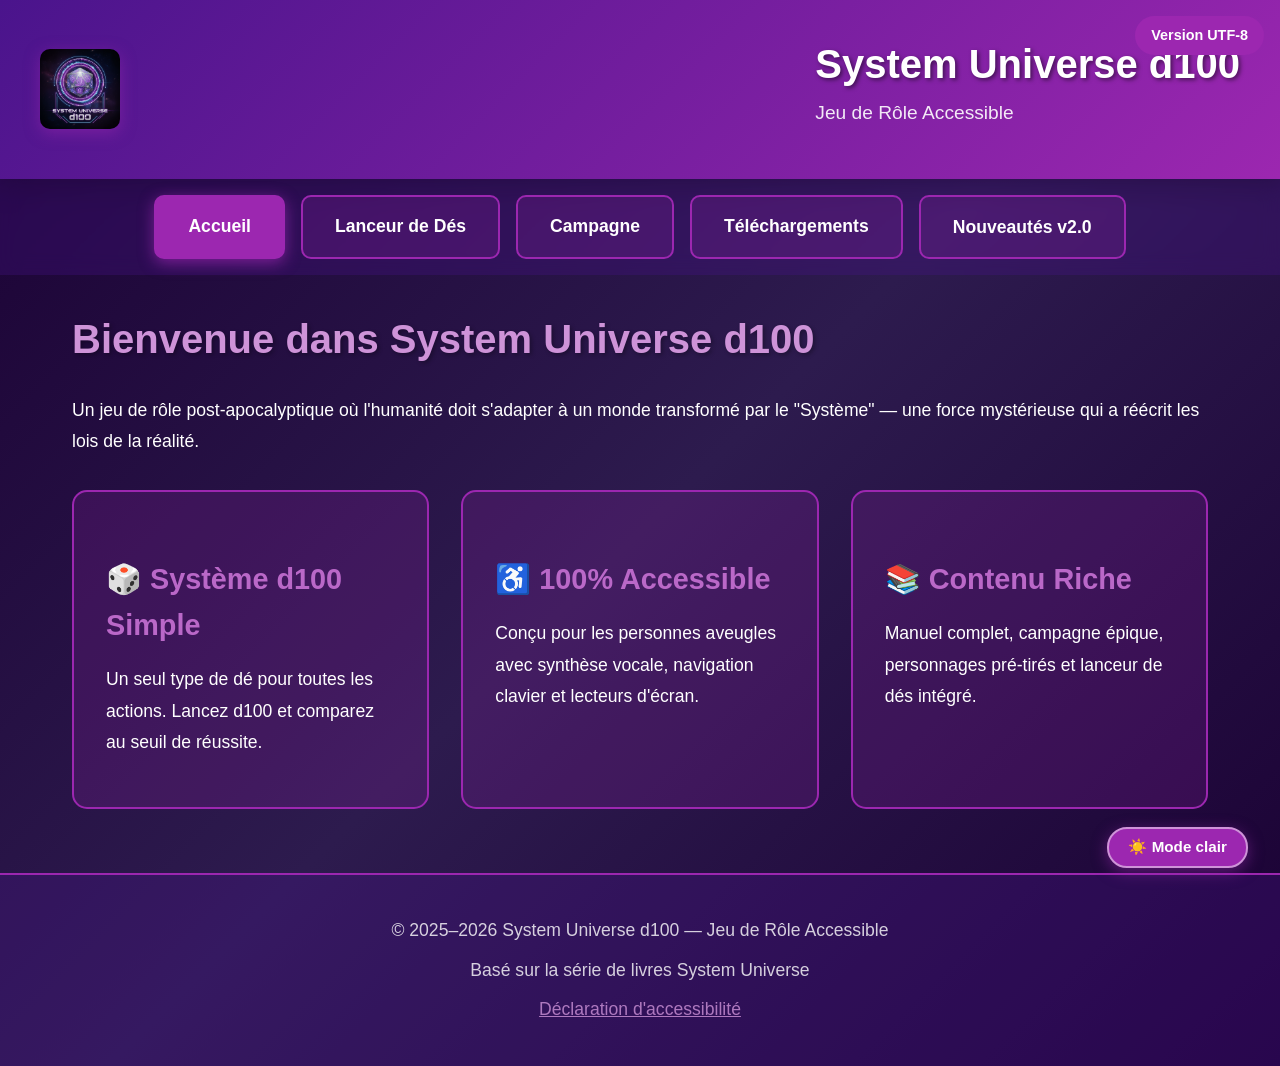
<file: index.html>
<!DOCTYPE html>
<html lang="fr" data-theme="dark">
<head>
    <meta charset="UTF-8">
    <meta name="viewport" content="width=device-width, initial-scale=1.0">
    <meta name="description" content="System Universe d100 - Jeu de rôle post-apocalyptique accessible. Lanceur de dés intégré, règles complètes, personnages pré-tirés.">
    <meta name="keywords" content="jeu de rôle, RPG, d100, System Universe, accessible, aveugles, post-apocalyptique">
    <title>System Universe d100 - Jeu de Rôle Accessible</title>
    <link rel="stylesheet" href="styles.css">
</head>
<body>

    <!-- Bouton de bascule de thème (fixe, accessible) -->
    <button id="themeToggle" class="theme-toggle" aria-label="Passer en mode clair">☀️ Mode clair</button>

    <!-- Bannière -->
    <header class="banner" role="banner">
        <div class="banner-content">
            <img src="logo-system-universe.png" alt="Logo System Universe d100" class="logo">
            <div class="banner-text">
                <h1>System Universe d100</h1>
                <p>Jeu de Rôle Accessible</p>
            </div>
        </div>
        <span class="version-badge" aria-label="Version UTF-8">Version UTF-8</span>
    </header>

    <!-- Navigation principale -->
    <nav class="navigation" role="navigation" aria-label="Navigation principale">
        <button class="nav-button active" data-tab="accueil" aria-selected="true">Accueil</button>
        <button class="nav-button" data-tab="lanceur" aria-selected="false">Lanceur de Dés</button>
        <button class="nav-button" data-tab="campagne" aria-selected="false">Campagne</button>
        <button class="nav-button" data-tab="telechargements" aria-selected="false">Téléchargements</button>
        <a href="ameliorations.html" class="nav-button" style="text-decoration:none;">Nouveautés v2.0</a>
    </nav>

    <!-- Contenu Principal -->
    <main class="main-content" id="contenu-principal" role="main">

        <!-- Onglet Accueil -->
        <section id="accueil" class="tab-content active" aria-label="Accueil">
            <h2>Bienvenue dans System Universe d100</h2>
            <p>Un jeu de rôle post-apocalyptique où l'humanité doit s'adapter à un monde transformé par le "Système" — une force mystérieuse qui a réécrit les lois de la réalité.</p>

            <div class="features">
                <div class="feature-card">
                    <h3>🎲 Système d100 Simple</h3>
                    <p>Un seul type de dé pour toutes les actions. Lancez d100 et comparez au seuil de réussite.</p>
                </div>
                <div class="feature-card">
                    <h3>♿ 100% Accessible</h3>
                    <p>Conçu pour les personnes aveugles avec synthèse vocale, navigation clavier et lecteurs d'écran.</p>
                </div>
                <div class="feature-card">
                    <h3>📚 Contenu Riche</h3>
                    <p>Manuel complet, campagne épique, personnages pré-tirés et lanceur de dés intégré.</p>
                </div>
            </div>
        </section>

        <!-- Onglet Lanceur de Dés -->
        <section id="lanceur" class="tab-content" aria-label="Lanceur de Dés">
            <h2>Lanceur de Dés d100</h2>

            <!-- Lancer simple -->
            <div class="dice-launcher">
                <button id="launchDice" class="dice-button" aria-label="Lancer un dé à 100 faces">Lancer d100</button>
                <div id="diceResult" class="dice-result" role="status" aria-live="polite" aria-atomic="true"></div>
                <p class="dice-result-label">Appuyez sur Espace pour lancer rapidement</p>
            </div>

            <!-- Test de compétence -->
            <div class="skill-test-section" aria-labelledby="titre-test-competence">
                <h3 id="titre-test-competence">Test de Compétence</h3>
                <p>Entrez votre valeur de compétence et un modificateur de difficulté pour effectuer un test.</p>
                <form id="formTestCompetence" novalidate>
                    <div class="form-group">
                        <label for="inputCompetence">Valeur de compétence (0–100) :</label>
                        <input type="number" id="inputCompetence" name="competence"
                               min="0" max="100" value="50"
                               aria-required="true"
                               aria-describedby="aide-competence">
                        <span id="aide-competence" class="sr-only">Entrez un nombre entre 0 et 100 représentant votre compétence.</span>
                    </div>
                    <div class="form-group">
                        <label for="inputModificateur">Modificateur de difficulté (+/−) :</label>
                        <input type="number" id="inputModificateur" name="modificateur"
                               value="0"
                               aria-describedby="aide-modificateur">
                        <span id="aide-modificateur" class="sr-only">Exemples : −40 (Héroïque), 0 (Normal), +30 (Très Facile).</span>
                    </div>
                    <button type="submit" class="btn-secondary">Effectuer le test</button>
                </form>
                <div id="testCompetenceResult" class="test-result-box" role="status" aria-live="polite" aria-atomic="true"></div>
            </div>

            <!-- Calcul de dégâts -->
            <div class="damage-section" aria-labelledby="titre-degats">
                <h3 id="titre-degats">Calcul de Dégâts</h3>
                <p>Sélectionnez le type d'arme pour calculer les dégâts infligés.</p>
                <form id="formDegats" novalidate>
                    <div class="form-group">
                        <label for="selectArme">Type d'arme :</label>
                        <select id="selectArme" name="arme" aria-required="true">
                            <option value="legere">Légère (couteau, matraque) — d100 ÷ 10</option>
                            <option value="moyenne" selected>Moyenne (épée, pistolet) — d100 ÷ 5</option>
                            <option value="lourde">Lourde (hache 2 mains, fusil) — d100 ÷ 3</option>
                            <option value="tres-lourde">Très lourde (lance-roquettes) — d100 ÷ 2</option>
                        </select>
                    </div>
                    <button type="submit" class="btn-secondary">Calculer les dégâts</button>
                </form>
                <div id="degatsResult" class="test-result-box" role="status" aria-live="polite" aria-atomic="true"></div>
            </div>

            <!-- Historique -->
            <div class="dice-history" aria-labelledby="titre-historique">
                <h3 id="titre-historique">Historique des Lancers</h3>
                <ul id="historyList" aria-label="Les 10 derniers lancers"></ul>
            </div>
        </section>

        <!-- Onglet Campagne -->
        <section id="campagne" class="tab-content" aria-label="Campagne">
            <h2>Campagne "Les Échos du Système"</h2>
            <p>Une campagne épique en 6 actes pour 18–24 sessions de jeu, emmenant les personnages du niveau 1 au niveau 10.</p>

            <div class="campaign-info">
                <h3>Synopsis</h3>
                <p>Les personnages découvrent qu'ils sont des "Résonants" — des humains capables d'influencer le Système lui-même. Ils devront naviguer entre trois factions aux visions opposées pour l'avenir de l'humanité.</p>

                <h3>Les 3 Factions</h3>
                <div class="factions">
                    <div class="faction-card faction-equilibre">
                        <h4>L'Ordre de l'Équilibre</h4>
                        <p>Veut "purifier" le Système et restaurer l'ancien monde.</p>
                    </div>
                    <div class="faction-card faction-libres">
                        <h4>Les Libres</h4>
                        <p>Prône l'évolution naturelle et l'adaptation au nouveau monde.</p>
                    </div>
                    <div class="faction-card faction-architectes">
                        <h4>Les Architectes</h4>
                        <p>Créateurs originaux du Système avec un plan secret.</p>
                    </div>
                </div>

                <h3>Structure de la Campagne</h3>
                <ul class="campaign-acts">
                    <li><strong>Acte 1 :</strong> L'Éveil des Anomalies (Niveaux 1–2)</li>
                    <li><strong>Acte 2 :</strong> Les Fragments Perdus (Niveaux 2–3)</li>
                    <li><strong>Acte 3 :</strong> La Guerre des Codes (Niveaux 4–5)</li>
                    <li><strong>Acte 4 :</strong> Les Échos du Passé (Niveaux 5–6)</li>
                    <li><strong>Acte 5 :</strong> La Convergence (Niveaux 7–8)</li>
                    <li><strong>Acte 6 :</strong> L'Aube Nouvelle (Niveaux 9–10)</li>
                </ul>
            </div>
        </section>

        <!-- Onglet Téléchargements -->
        <section id="telechargements" class="tab-content" aria-label="Téléchargements">
            <h2>Téléchargements</h2>
            <p>Tous les fichiers nécessaires pour jouer à System Universe d100. Version UTF-8 corrigée pour un affichage parfait des caractères français.</p>

            <div class="downloads-grid">
                <!-- Documents PDF Originaux -->
                <div class="download-card">
                    <div class="download-icon" aria-hidden="true">📖</div>
                    <h3>Manuel de Jeu Complet</h3>
                    <p class="download-size">350 Ko</p>
                    <p>Règles complètes du système d100, création de personnages, magie et bestiaire</p>
                    <a href="System_Universe_JDR_Manuel_d100_UTF8.pdf" class="download-button" download aria-label="Télécharger le Manuel de Jeu Complet (PDF, 350 Ko)">Télécharger</a>
                </div>

                <div class="download-card">
                    <div class="download-icon" aria-hidden="true">📋</div>
                    <h3>Fiche de Personnage</h3>
                    <p class="download-size">300 Ko</p>
                    <p>Template vierge pour créer vos personnages avec toutes les statistiques</p>
                    <a href="Fiche_Personnage_d100_UTF8.pdf" class="download-button" download aria-label="Télécharger la Fiche de Personnage (PDF, 300 Ko)">Télécharger</a>
                </div>

                <div class="download-card">
                    <div class="download-icon" aria-hidden="true">🎯</div>
                    <h3>Aide-Mémoire MJ</h3>
                    <p class="download-size">320 Ko</p>
                    <p>Référence rapide pour le Maître de Jeu avec toutes les tables importantes</p>
                    <a href="Aide_Memoire_MJ_d100_UTF8.pdf" class="download-button" download aria-label="Télécharger l'Aide-Mémoire MJ (PDF, 320 Ko)">Télécharger</a>
                </div>

                <div class="download-card">
                    <div class="download-icon" aria-hidden="true">📚</div>
                    <h3>Campagne "Les Échos du Système"</h3>
                    <p class="download-size">450 Ko</p>
                    <p>Campagne épique en 6 actes pour 18–24 sessions de jeu (Niveaux 1–10)</p>
                    <a href="Campagne_System_Universe_d100_Les_Echos_du_Systeme.pdf" class="download-button" download aria-label="Télécharger la Campagne Les Échos du Système (PDF, 450 Ko)">Télécharger</a>
                </div>

                <div class="download-card">
                    <div class="download-icon" aria-hidden="true">🎲</div>
                    <h3>Aides de Jeu Campagne</h3>
                    <p class="download-size">280 Ko</p>
                    <p>Cartes de factions, tables de résonance et conseils d'accessibilité pour MJ</p>
                    <a href="Aides_de_Jeu_Campagne_System_Universe.pdf" class="download-button" download aria-label="Télécharger les Aides de Jeu Campagne (PDF, 280 Ko)">Télécharger</a>
                </div>

                <div class="download-card">
                    <div class="download-icon" aria-hidden="true">🔊</div>
                    <h3>Lanceur de Dés Accessible</h3>
                    <p class="download-size">15 Ko</p>
                    <p>Application Python avec synthèse vocale pour personnes aveugles</p>
                    <a href="lanceur_des_accessible.py" class="download-button" download aria-label="Télécharger le Lanceur de Dés Accessible (Python, 15 Ko)">Télécharger</a>
                </div>

                <!-- Documents Accessibles (.txt) -->
                <div class="download-card accessible">
                    <div class="download-icon" aria-hidden="true">♿📖</div>
                    <h3>Manuel Accessible (TXT)</h3>
                    <p class="download-size">25 Ko</p>
                    <p>Version texte pur du manuel, parfaitement lisible par les lecteurs d'écran</p>
                    <a href="manuel_accessible.txt" class="download-button" download aria-label="Télécharger le Manuel Accessible en format texte (TXT, 25 Ko)">Télécharger</a>
                </div>

                <div class="download-card accessible">
                    <div class="download-icon" aria-hidden="true">♿📋</div>
                    <h3>Fiche Personnage Accessible (TXT)</h3>
                    <p class="download-size">2 Ko</p>
                    <p>Fiche de personnage en texte pur, optimisée pour l'accessibilité</p>
                    <a href="fiche_personnage_accessible.txt" class="download-button" download aria-label="Télécharger la Fiche Personnage Accessible en format texte (TXT, 2 Ko)">Télécharger</a>
                </div>

                <div class="download-card accessible">
                    <div class="download-icon" aria-hidden="true">♿🎯</div>
                    <h3>Aide-Mémoire MJ Accessible (TXT)</h3>
                    <p class="download-size">3 Ko</p>
                    <p>Référence rapide MJ en texte pur, compatible lecteurs d'écran</p>
                    <a href="aide_memoire_mj_accessible.txt" class="download-button" download aria-label="Télécharger l'Aide-Mémoire MJ Accessible en format texte (TXT, 3 Ko)">Télécharger</a>
                </div>

                <div class="download-card">
                    <div class="download-icon" aria-hidden="true">🎬</div>
                    <h3>Scénario de Prise en Main</h3>
                    <p class="download-size">341 Ko</p>
                    <p>Aventure d'introduction de 2–3h utilisant les personnages de la campagne</p>
                    <a href="Scenario_Prise_en_Main_System_Universe.pdf" class="download-button" download aria-label="Télécharger le Scénario de Prise en Main (PDF, 341 Ko)">Télécharger</a>
                </div>

                <div class="download-card accessible">
                    <div class="download-icon" aria-hidden="true">♿🎬</div>
                    <h3>Scénario de Prise en Main Accessible (TXT)</h3>
                    <p class="download-size">24 Ko</p>
                    <p>Version texte pur du scénario d'introduction, optimisée pour les lecteurs d'écran</p>
                    <a href="scenario_prise_en_main_accessible.txt" class="download-button" download aria-label="Télécharger le Scénario de Prise en Main Accessible en format texte (TXT, 24 Ko)">Télécharger</a>
                </div>
            </div>
        </section>

    </main>

    <!-- Pied de page -->
    <footer class="footer" role="contentinfo">
        <p>&copy; 2025–2026 System Universe d100 — Jeu de Rôle Accessible</p>
        <p>Basé sur la série de livres System Universe</p>
        <p><a href="accessibilite.html">Déclaration d'accessibilité</a></p>
    </footer>

    <script src="script.js"></script>
</body>
</html>
</file>
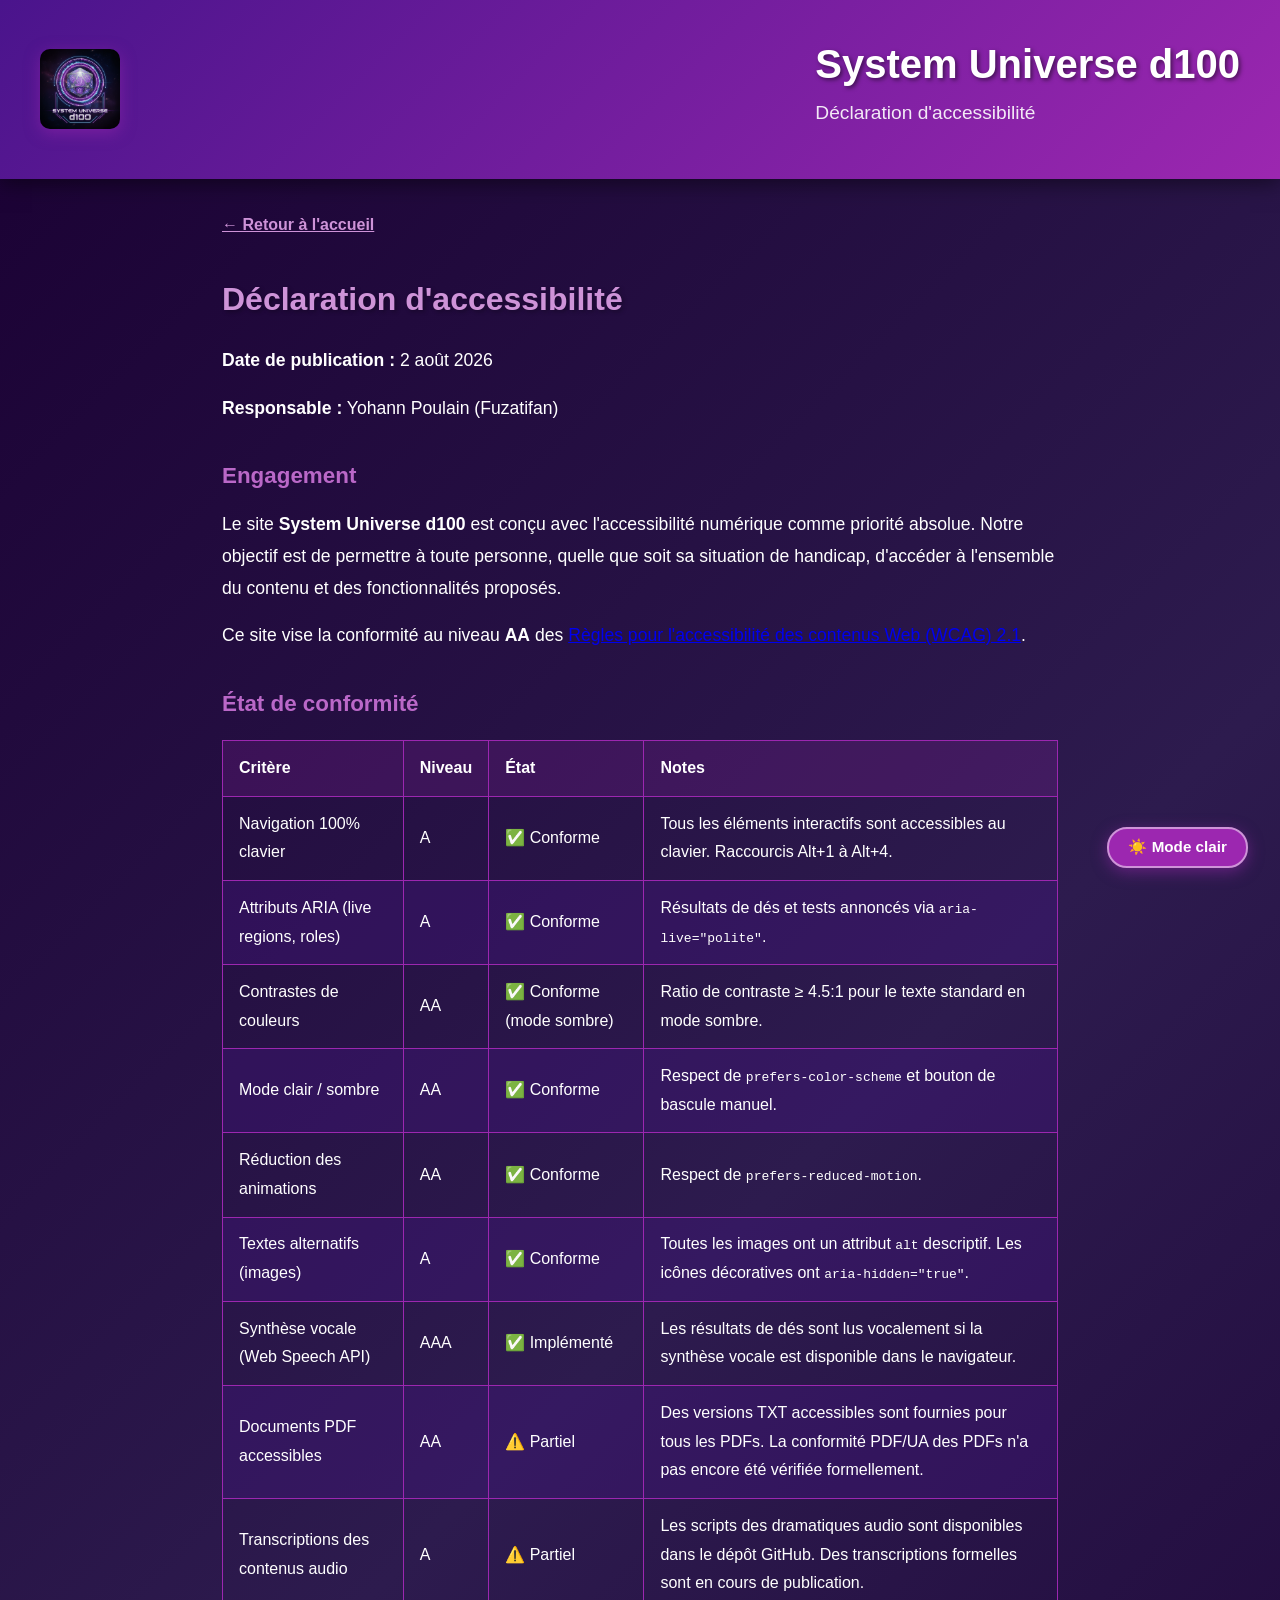
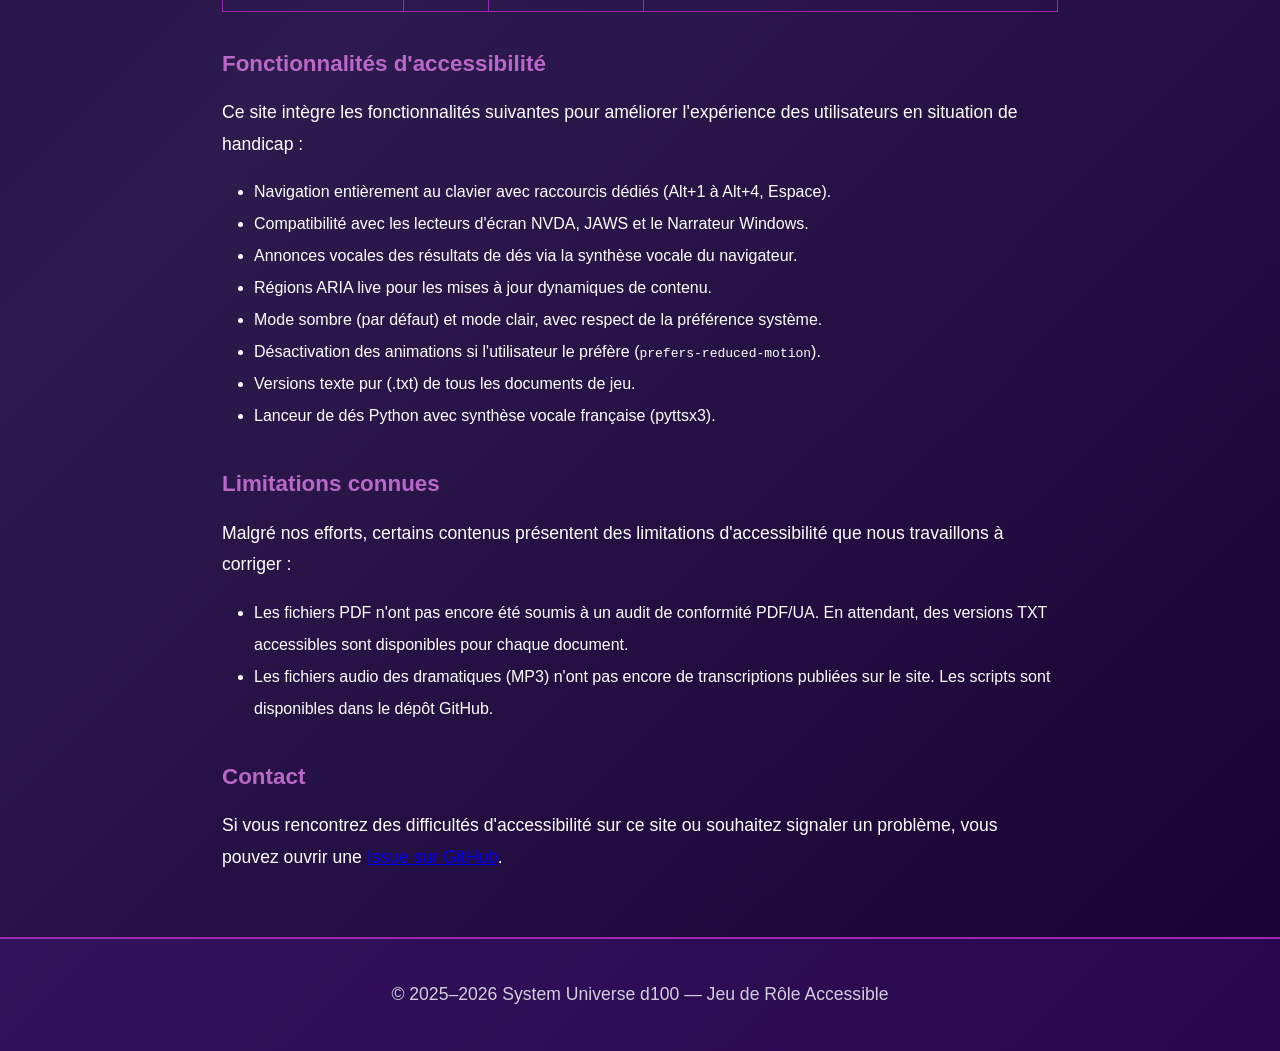
<file: accessibilite.html>
<!DOCTYPE html>
<html lang="fr" data-theme="dark">
<head>
    <meta charset="UTF-8">
    <meta name="viewport" content="width=device-width, initial-scale=1.0">
    <meta name="description" content="Déclaration d'accessibilité du site System Universe d100.">
    <title>Déclaration d'accessibilité — System Universe d100</title>
    <link rel="stylesheet" href="styles.css">
    <style>
        .accessibilite-content {
            max-width: 900px;
            margin: 2rem auto;
            padding: 0 2rem;
            line-height: 1.8;
        }
        .accessibilite-content h2 {
            font-size: 2rem;
            margin-bottom: 1rem;
        }
        .accessibilite-content h3 {
            font-size: 1.4rem;
            margin-top: 2rem;
            margin-bottom: 0.8rem;
        }
        .back-link {
            display: inline-block;
            margin-bottom: 2rem;
            color: var(--color-text-accent);
            text-decoration: underline;
            font-weight: bold;
        }
        .back-link:focus {
            outline: 3px solid var(--color-primary-light);
            outline-offset: 2px;
        }
        .conformite-table {
            width: 100%;
            border-collapse: collapse;
            margin: 1rem 0;
        }
        .conformite-table th,
        .conformite-table td {
            border: 1px solid var(--color-border);
            padding: 0.8rem 1rem;
            text-align: left;
        }
        .conformite-table th {
            background: var(--color-surface);
            font-weight: bold;
        }
        .conformite-table tr:nth-child(even) {
            background: var(--color-surface-dark);
        }
    </style>
</head>
<body>

    <button id="themeToggle" class="theme-toggle" aria-label="Passer en mode clair">☀️ Mode clair</button>

    <header class="banner" role="banner">
        <div class="banner-content">
            <img src="logo-system-universe.png" alt="Logo System Universe d100" class="logo">
            <div class="banner-text">
                <h1>System Universe d100</h1>
                <p>Déclaration d'accessibilité</p>
            </div>
        </div>
    </header>

    <main class="accessibilite-content" role="main">
        <a href="index.html" class="back-link">← Retour à l'accueil</a>

        <h2>Déclaration d'accessibilité</h2>
        <p><strong>Date de publication :</strong> 2 août 2026</p>
        <p><strong>Responsable :</strong> Yohann Poulain (Fuzatifan)</p>

        <h3>Engagement</h3>
        <p>
            Le site <strong>System Universe d100</strong> est conçu avec l'accessibilité numérique comme priorité absolue. Notre objectif est de permettre à toute personne, quelle que soit sa situation de handicap, d'accéder à l'ensemble du contenu et des fonctionnalités proposés.
        </p>
        <p>
            Ce site vise la conformité au niveau <strong>AA</strong> des <a href="https://www.w3.org/TR/WCAG21/" target="_blank" rel="noopener noreferrer">Règles pour l'accessibilité des contenus Web (WCAG) 2.1</a>.
        </p>

        <h3>État de conformité</h3>
        <table class="conformite-table" aria-label="État de conformité WCAG 2.1">
            <thead>
                <tr>
                    <th scope="col">Critère</th>
                    <th scope="col">Niveau</th>
                    <th scope="col">État</th>
                    <th scope="col">Notes</th>
                </tr>
            </thead>
            <tbody>
                <tr>
                    <td>Navigation 100% clavier</td>
                    <td>A</td>
                    <td>✅ Conforme</td>
                    <td>Tous les éléments interactifs sont accessibles au clavier. Raccourcis Alt+1 à Alt+4.</td>
                </tr>
                <tr>
                    <td>Attributs ARIA (live regions, roles)</td>
                    <td>A</td>
                    <td>✅ Conforme</td>
                    <td>Résultats de dés et tests annoncés via <code>aria-live="polite"</code>.</td>
                </tr>
                <tr>
                    <td>Contrastes de couleurs</td>
                    <td>AA</td>
                    <td>✅ Conforme (mode sombre)</td>
                    <td>Ratio de contraste ≥ 4.5:1 pour le texte standard en mode sombre.</td>
                </tr>
                <tr>
                    <td>Mode clair / sombre</td>
                    <td>AA</td>
                    <td>✅ Conforme</td>
                    <td>Respect de <code>prefers-color-scheme</code> et bouton de bascule manuel.</td>
                </tr>
                <tr>
                    <td>Réduction des animations</td>
                    <td>AA</td>
                    <td>✅ Conforme</td>
                    <td>Respect de <code>prefers-reduced-motion</code>.</td>
                </tr>
                <tr>
                    <td>Textes alternatifs (images)</td>
                    <td>A</td>
                    <td>✅ Conforme</td>
                    <td>Toutes les images ont un attribut <code>alt</code> descriptif. Les icônes décoratives ont <code>aria-hidden="true"</code>.</td>
                </tr>
                <tr>
                    <td>Synthèse vocale (Web Speech API)</td>
                    <td>AAA</td>
                    <td>✅ Implémenté</td>
                    <td>Les résultats de dés sont lus vocalement si la synthèse vocale est disponible dans le navigateur.</td>
                </tr>
                <tr>
                    <td>Documents PDF accessibles</td>
                    <td>AA</td>
                    <td>⚠️ Partiel</td>
                    <td>Des versions TXT accessibles sont fournies pour tous les PDFs. La conformité PDF/UA des PDFs n'a pas encore été vérifiée formellement.</td>
                </tr>
                <tr>
                    <td>Transcriptions des contenus audio</td>
                    <td>A</td>
                    <td>⚠️ Partiel</td>
                    <td>Les scripts des dramatiques audio sont disponibles dans le dépôt GitHub. Des transcriptions formelles sont en cours de publication.</td>
                </tr>
            </tbody>
        </table>

        <h3>Fonctionnalités d'accessibilité</h3>
        <p>Ce site intègre les fonctionnalités suivantes pour améliorer l'expérience des utilisateurs en situation de handicap :</p>
        <ul style="margin-left: 2rem; line-height: 2;">
            <li>Navigation entièrement au clavier avec raccourcis dédiés (Alt+1 à Alt+4, Espace).</li>
            <li>Compatibilité avec les lecteurs d'écran NVDA, JAWS et le Narrateur Windows.</li>
            <li>Annonces vocales des résultats de dés via la synthèse vocale du navigateur.</li>
            <li>Régions ARIA live pour les mises à jour dynamiques de contenu.</li>
            <li>Mode sombre (par défaut) et mode clair, avec respect de la préférence système.</li>
            <li>Désactivation des animations si l'utilisateur le préfère (<code>prefers-reduced-motion</code>).</li>
            <li>Versions texte pur (.txt) de tous les documents de jeu.</li>
            <li>Lanceur de dés Python avec synthèse vocale française (pyttsx3).</li>
        </ul>

        <h3>Limitations connues</h3>
        <p>
            Malgré nos efforts, certains contenus présentent des limitations d'accessibilité que nous travaillons à corriger :
        </p>
        <ul style="margin-left: 2rem; line-height: 2;">
            <li>Les fichiers PDF n'ont pas encore été soumis à un audit de conformité PDF/UA. En attendant, des versions TXT accessibles sont disponibles pour chaque document.</li>
            <li>Les fichiers audio des dramatiques (MP3) n'ont pas encore de transcriptions publiées sur le site. Les scripts sont disponibles dans le dépôt GitHub.</li>
        </ul>

        <h3>Contact</h3>
        <p>
            Si vous rencontrez des difficultés d'accessibilité sur ce site ou souhaitez signaler un problème, vous pouvez ouvrir une <a href="https://github.com/Fuzatifan/system-universe-d100/issues" target="_blank" rel="noopener noreferrer">Issue sur GitHub</a>.
        </p>

    </main>

    <footer class="footer" role="contentinfo">
        <p>&copy; 2025–2026 System Universe d100 — Jeu de Rôle Accessible</p>
    </footer>

    <script src="script.js"></script>
</body>
</html>
</file>
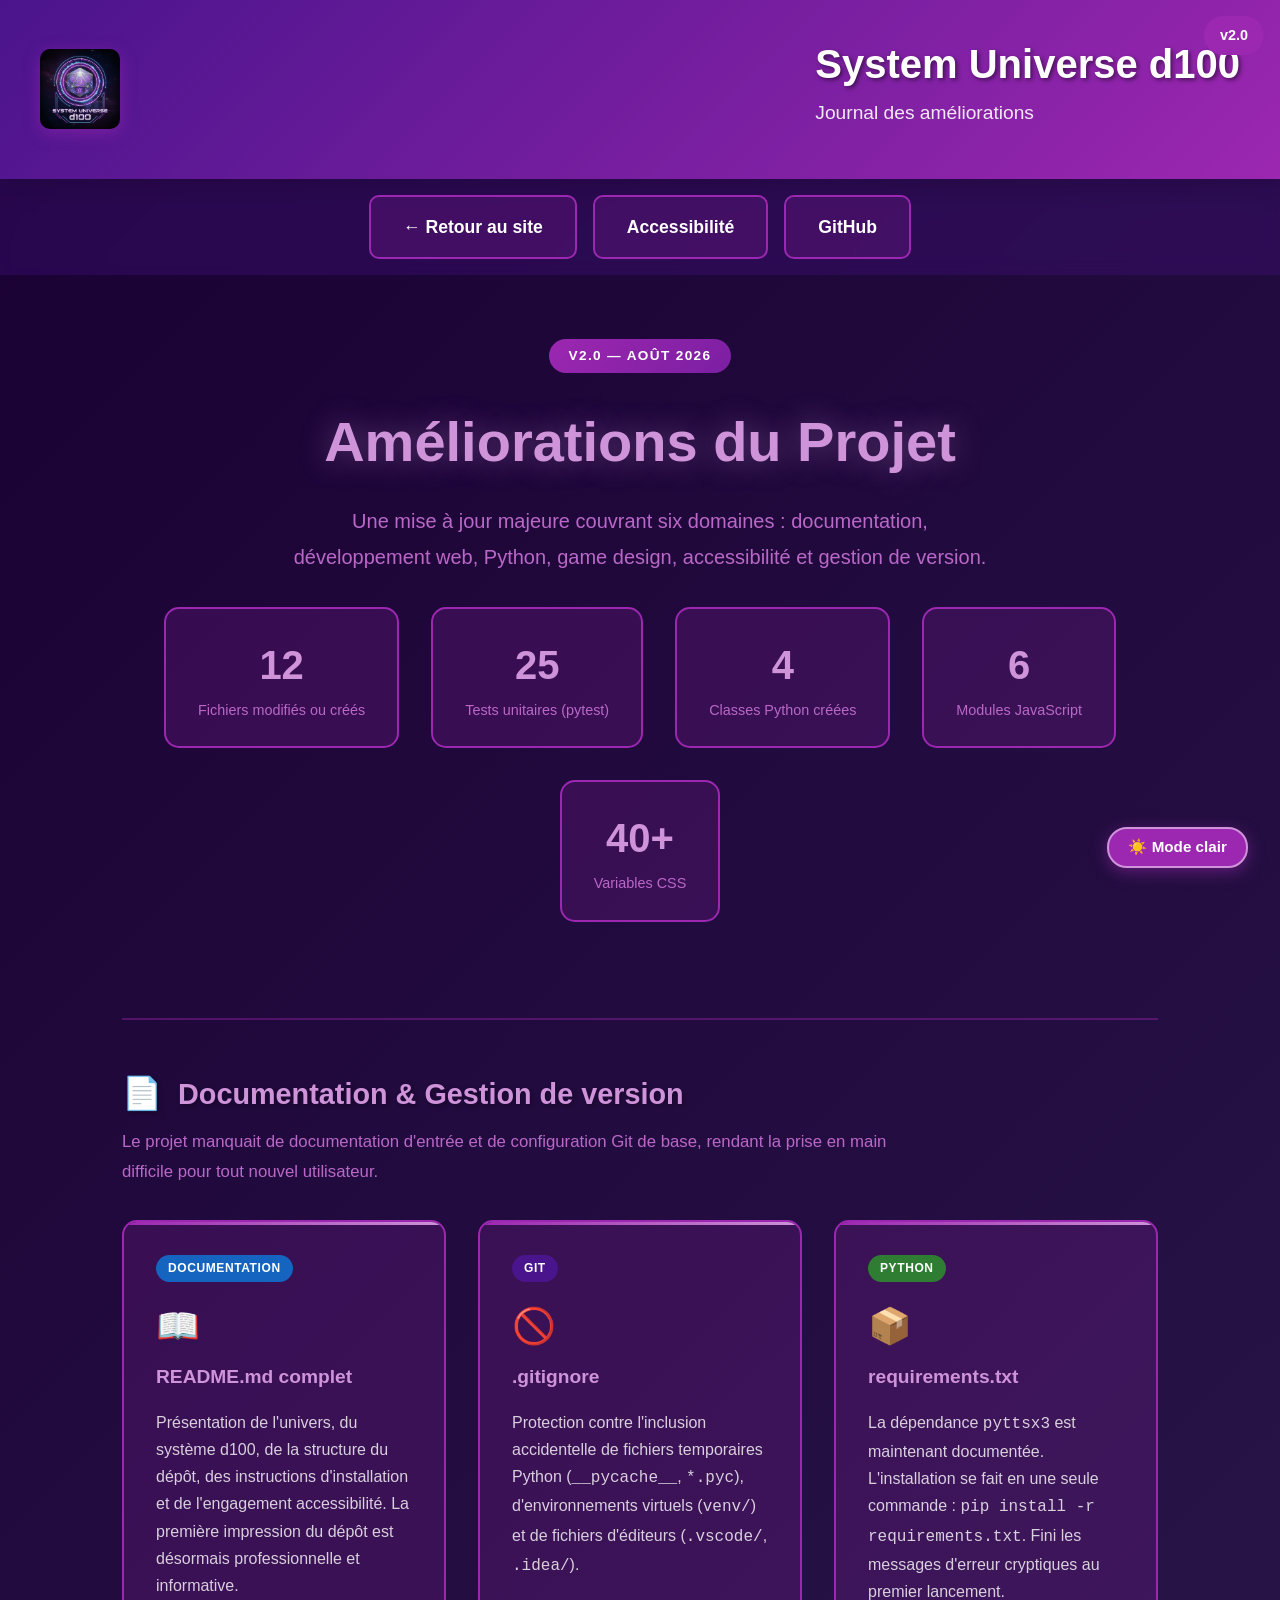
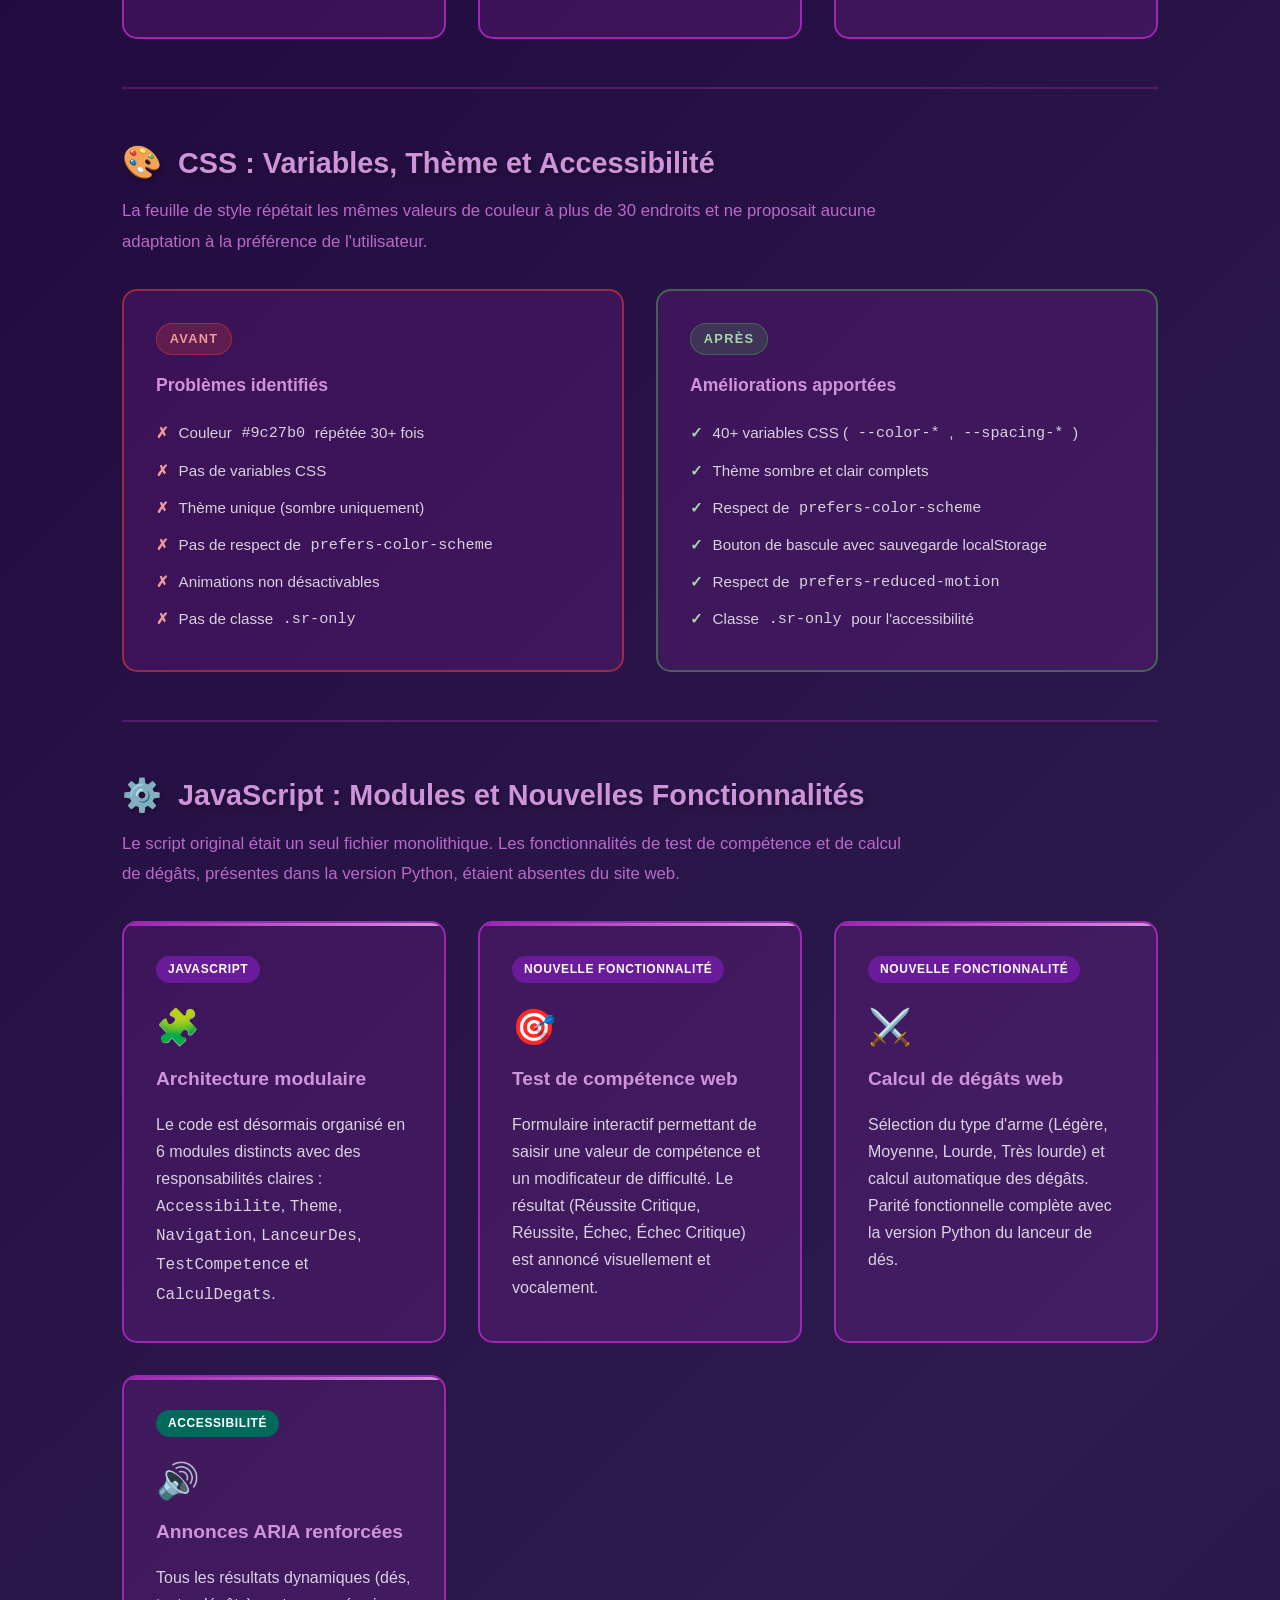
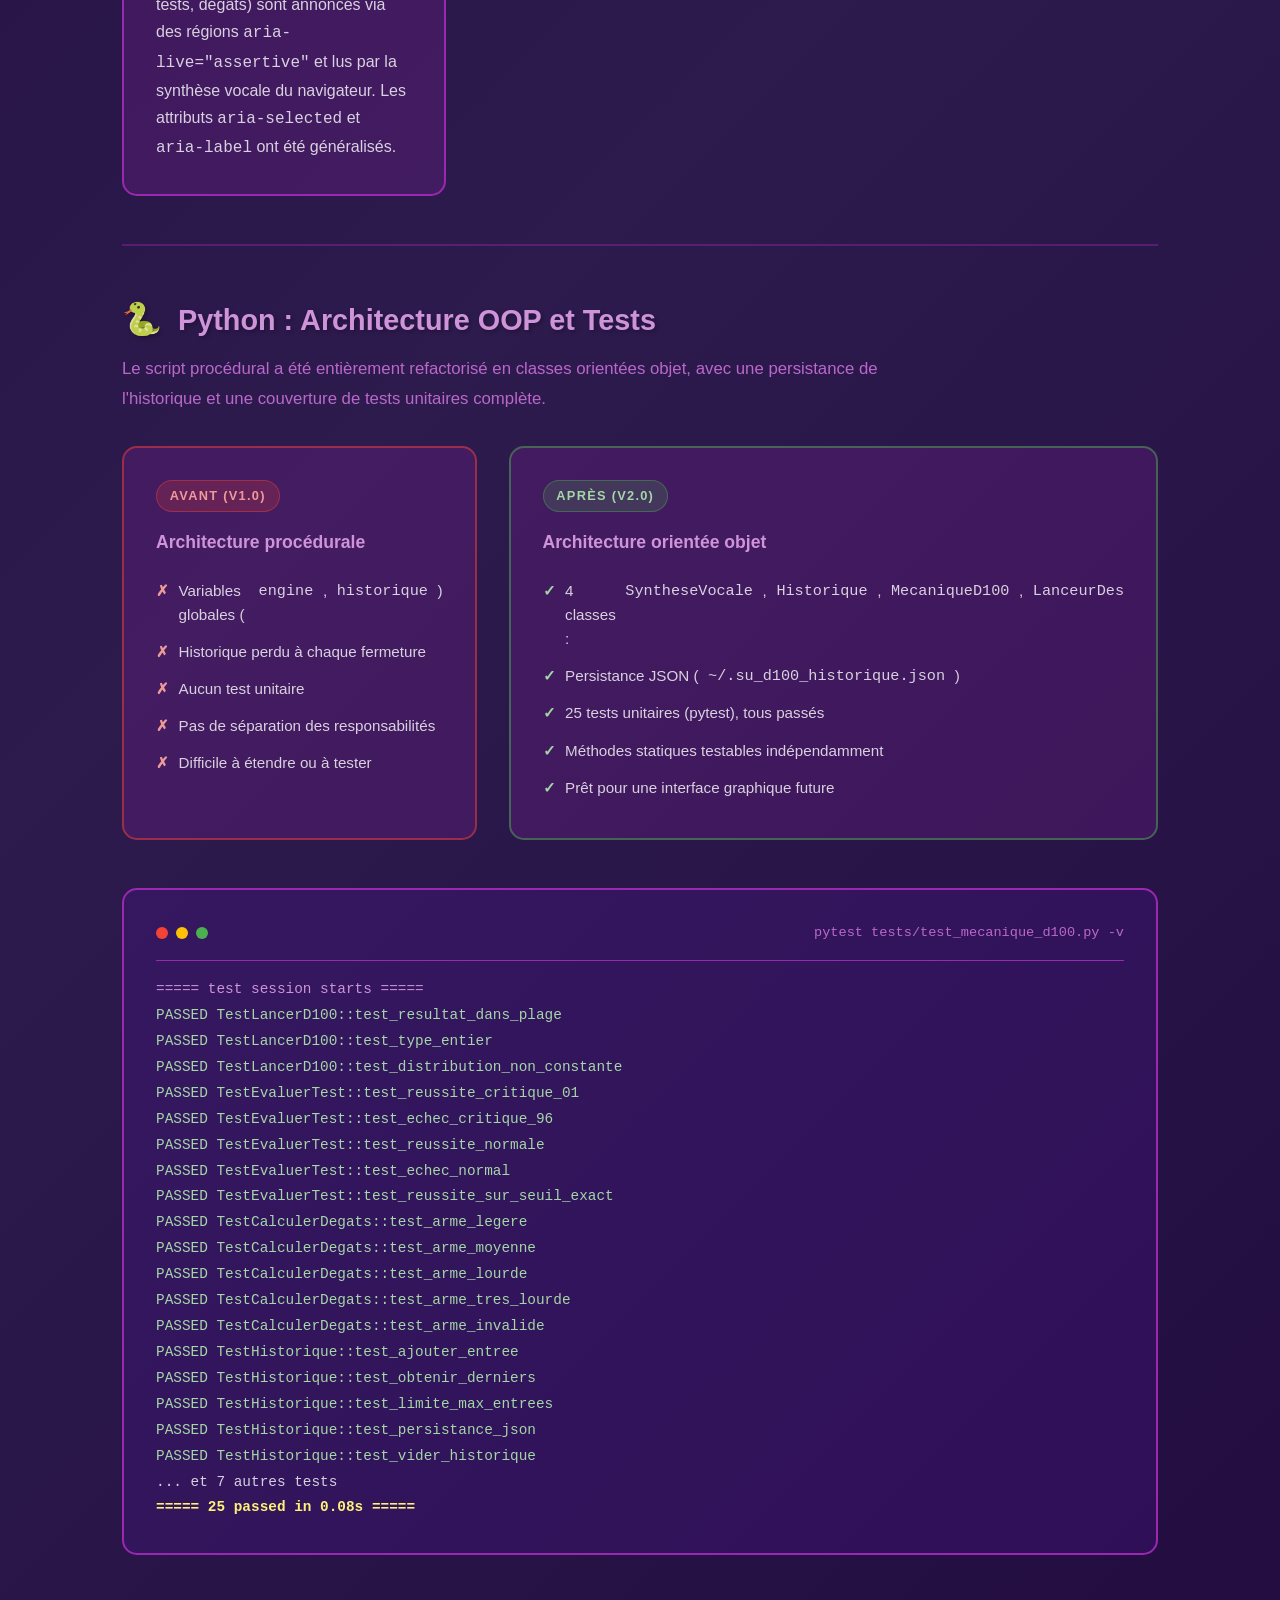
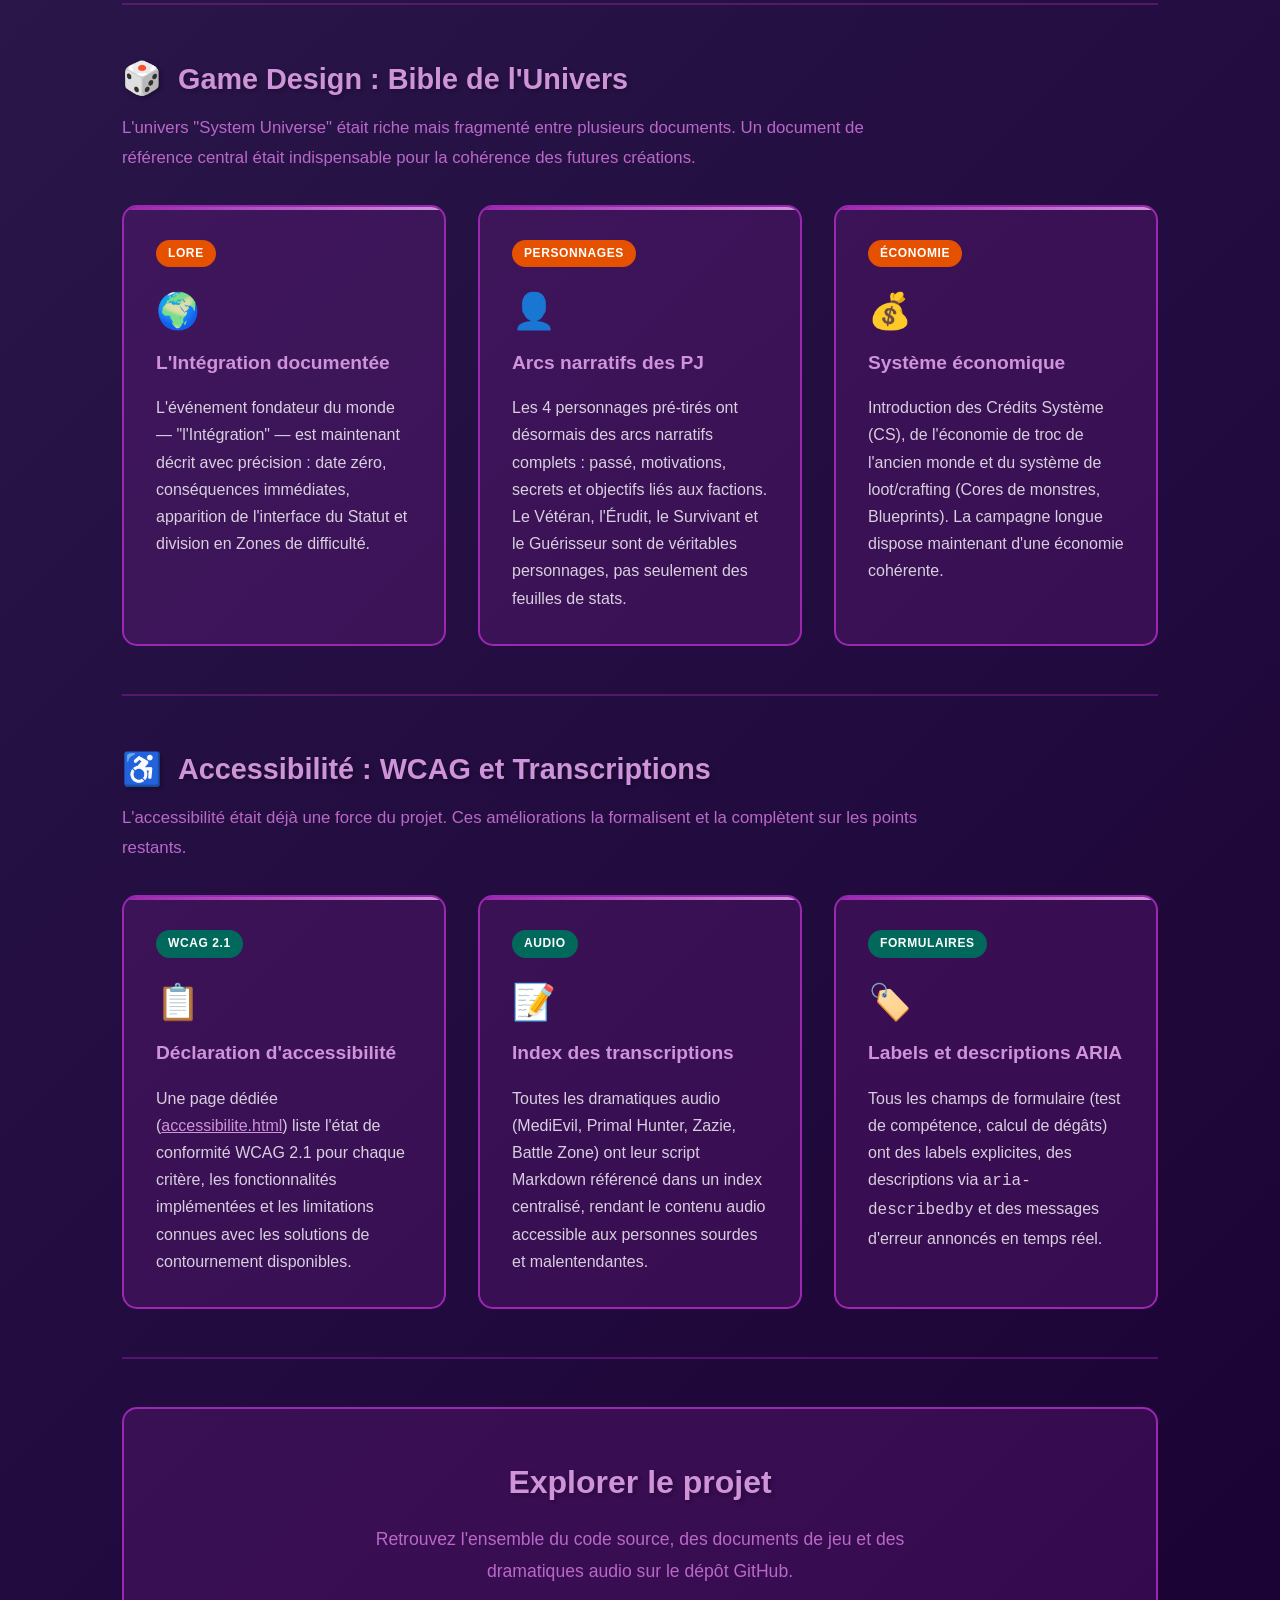
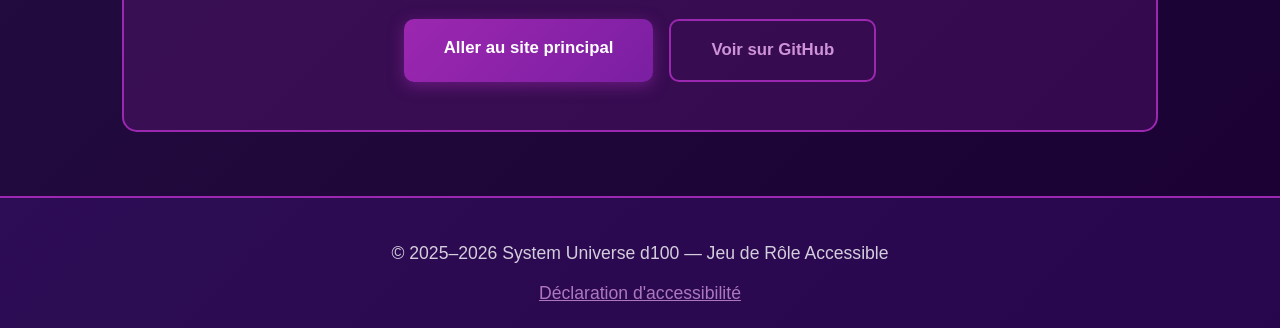
<file: ameliorations.html>
<!DOCTYPE html>
<html lang="fr" data-theme="dark">
<head>
    <meta charset="UTF-8">
    <meta name="viewport" content="width=device-width, initial-scale=1.0">
    <meta name="description" content="Présentation des améliorations apportées au projet System Universe d100 — version 2.0.">
    <title>Améliorations v2.0 — System Universe d100</title>
    <link rel="stylesheet" href="styles.css">
    <style>
        /* ---- Variables supplémentaires pour cette page ---- */
        :root {
            --color-badge-doc: #1565c0;
            --color-badge-web: #6a1b9a;
            --color-badge-python: #2e7d32;
            --color-badge-game: #e65100;
            --color-badge-access: #00695c;
            --color-badge-git: #4a148c;
            --color-timeline-line: rgba(156, 39, 176, 0.4);
        }

        /* ---- Layout général de la page ---- */
        .page-wrapper {
            max-width: 1100px;
            margin: 0 auto;
            padding: 0 var(--spacing-lg);
        }

        /* ---- Hero section ---- */
        .hero {
            text-align: center;
            padding: 4rem var(--spacing-lg) 3rem;
            position: relative;
        }

        .hero-badge {
            display: inline-block;
            background: linear-gradient(135deg, var(--color-primary) 0%, var(--color-primary-dark) 100%);
            color: #fff;
            font-size: 0.85rem;
            font-weight: bold;
            letter-spacing: 0.1em;
            text-transform: uppercase;
            padding: 0.4rem 1.2rem;
            border-radius: var(--radius-xl);
            margin-bottom: 1.5rem;
        }

        .hero h1 {
            font-size: clamp(2rem, 5vw, 3.5rem);
            color: var(--color-text-accent);
            text-shadow: 0 0 30px rgba(206, 147, 216, 0.4);
            margin-bottom: 1rem;
        }

        .hero-subtitle {
            font-size: 1.25rem;
            color: var(--color-text-sub);
            max-width: 700px;
            margin: 0 auto 2rem;
        }

        .hero-stats {
            display: flex;
            justify-content: center;
            gap: var(--spacing-lg);
            flex-wrap: wrap;
            margin-top: 2rem;
        }

        .stat-card {
            background: var(--color-surface);
            border: 2px solid var(--color-border);
            border-radius: var(--radius-lg);
            padding: 1.5rem 2rem;
            text-align: center;
            min-width: 140px;
            transition: var(--transition-default);
        }

        .stat-card:hover {
            transform: translateY(-4px);
            box-shadow: 0 8px 25px var(--shadow-primary);
        }

        .stat-number {
            font-size: 2.5rem;
            font-weight: bold;
            color: var(--color-text-accent);
            display: block;
        }

        .stat-label {
            font-size: 0.9rem;
            color: var(--color-text-sub);
            margin-top: 0.3rem;
        }

        /* ---- Séparateur ---- */
        .section-divider {
            border: none;
            border-top: 2px solid var(--color-timeline-line);
            margin: 3rem 0;
        }

        /* ---- Titres de section ---- */
        .section-title {
            font-size: 1.8rem;
            color: var(--color-text-accent);
            margin-bottom: 0.5rem;
            display: flex;
            align-items: center;
            gap: var(--spacing-md);
        }

        .section-title .icon {
            font-size: 2rem;
        }

        .section-intro {
            color: var(--color-text-sub);
            font-size: 1.05rem;
            margin-bottom: 2rem;
            max-width: 800px;
        }

        /* ---- Badges de catégorie ---- */
        .badge {
            display: inline-block;
            font-size: 0.75rem;
            font-weight: bold;
            letter-spacing: 0.05em;
            text-transform: uppercase;
            padding: 0.25rem 0.75rem;
            border-radius: var(--radius-xl);
            color: #fff;
            margin-bottom: var(--spacing-md);
        }

        .badge-doc     { background: var(--color-badge-doc); }
        .badge-web     { background: var(--color-badge-web); }
        .badge-python  { background: var(--color-badge-python); }
        .badge-game    { background: var(--color-badge-game); }
        .badge-access  { background: var(--color-badge-access); }
        .badge-git     { background: var(--color-badge-git); }

        /* ---- Grille de cartes d'amélioration ---- */
        .improvements-grid {
            display: grid;
            grid-template-columns: repeat(auto-fill, minmax(320px, 1fr));
            gap: var(--spacing-lg);
            margin-bottom: 3rem;
        }

        .improvement-card {
            background: var(--color-surface);
            border: 2px solid var(--color-border);
            border-radius: var(--radius-lg);
            padding: var(--spacing-lg);
            transition: var(--transition-default);
            position: relative;
            overflow: hidden;
        }

        .improvement-card::before {
            content: '';
            position: absolute;
            top: 0;
            left: 0;
            right: 0;
            height: 3px;
            background: linear-gradient(90deg, var(--color-primary) 0%, var(--color-primary-light) 100%);
        }

        .improvement-card:hover {
            transform: translateY(-5px);
            box-shadow: 0 12px 30px var(--shadow-primary);
            border-color: var(--color-primary-light);
        }

        .improvement-card h3 {
            font-size: 1.2rem;
            color: var(--color-text-accent);
            margin: var(--spacing-sm) 0 var(--spacing-md);
        }

        .improvement-card p {
            font-size: 1rem;
            color: var(--color-text-muted);
            line-height: 1.7;
            margin-bottom: 0;
        }

        .card-icon {
            font-size: 2.2rem;
            margin-bottom: var(--spacing-sm);
            display: block;
        }

        /* ---- Section "Avant / Après" ---- */
        .before-after {
            display: grid;
            grid-template-columns: 1fr 1fr;
            gap: var(--spacing-lg);
            margin: var(--spacing-lg) 0 3rem;
        }

        .before-after-panel {
            background: var(--color-surface);
            border: 2px solid var(--color-border);
            border-radius: var(--radius-lg);
            padding: var(--spacing-lg);
        }

        .before-after-panel.before {
            border-color: rgba(244, 67, 54, 0.5);
        }

        .before-after-panel.after {
            border-color: rgba(76, 175, 80, 0.5);
        }

        .panel-label {
            font-size: 0.8rem;
            font-weight: bold;
            text-transform: uppercase;
            letter-spacing: 0.1em;
            margin-bottom: var(--spacing-md);
            padding: 0.3rem 0.8rem;
            border-radius: var(--radius-xl);
            display: inline-block;
        }

        .before .panel-label {
            background: rgba(244, 67, 54, 0.2);
            color: #ef9a9a;
            border: 1px solid rgba(244, 67, 54, 0.4);
        }

        .after .panel-label {
            background: rgba(76, 175, 80, 0.2);
            color: #a5d6a7;
            border: 1px solid rgba(76, 175, 80, 0.4);
        }

        .before-after-panel h4 {
            font-size: 1.1rem;
            color: var(--color-text-accent);
            margin-bottom: var(--spacing-md);
        }

        .check-list {
            list-style: none;
            padding: 0;
        }

        .check-list li {
            padding: 0.4rem 0;
            font-size: 0.95rem;
            color: var(--color-text-muted);
            display: flex;
            align-items: flex-start;
            gap: 0.6rem;
        }

        .check-list li::before {
            content: '✗';
            color: #ef9a9a;
            font-weight: bold;
            flex-shrink: 0;
        }

        .after .check-list li::before {
            content: '✓';
            color: #a5d6a7;
        }

        /* ---- Section Tests ---- */
        .tests-showcase {
            background: var(--color-surface-dark);
            border: 2px solid var(--color-border);
            border-radius: var(--radius-lg);
            padding: var(--spacing-lg);
            margin-bottom: 3rem;
            font-family: 'Courier New', Courier, monospace;
        }

        .tests-showcase .terminal-header {
            display: flex;
            align-items: center;
            gap: var(--spacing-sm);
            margin-bottom: var(--spacing-md);
            padding-bottom: var(--spacing-md);
            border-bottom: 1px solid var(--color-border);
        }

        .terminal-dot {
            width: 12px;
            height: 12px;
            border-radius: 50%;
        }

        .dot-red   { background: #f44336; }
        .dot-yellow { background: #ffc107; }
        .dot-green { background: #4caf50; }

        .terminal-title {
            font-size: 0.85rem;
            color: var(--color-text-sub);
            margin-left: auto;
        }

        .terminal-line {
            font-size: 0.9rem;
            line-height: 1.8;
            color: var(--color-text-muted);
        }

        .terminal-line.passed { color: #a5d6a7; }
        .terminal-line.header { color: var(--color-text-accent); }
        .terminal-line.summary { color: #fff176; font-weight: bold; }

        /* ---- CTA final ---- */
        .cta-section {
            text-align: center;
            padding: 3rem var(--spacing-lg);
            background: var(--color-surface);
            border: 2px solid var(--color-border);
            border-radius: var(--radius-lg);
            margin-bottom: 4rem;
        }

        .cta-section h2 {
            font-size: 2rem;
            margin-bottom: var(--spacing-md);
        }

        .cta-section p {
            color: var(--color-text-sub);
            max-width: 600px;
            margin: 0 auto var(--spacing-lg);
        }

        .cta-buttons {
            display: flex;
            justify-content: center;
            gap: var(--spacing-md);
            flex-wrap: wrap;
        }

        .btn-primary {
            display: inline-block;
            padding: 1rem 2.5rem;
            background: linear-gradient(135deg, var(--color-primary) 0%, var(--color-primary-dark) 100%);
            color: #fff;
            text-decoration: none;
            border-radius: var(--radius-md);
            font-weight: bold;
            font-size: 1.05rem;
            transition: var(--transition-default);
            box-shadow: 0 4px 15px var(--shadow-primary);
        }

        .btn-primary:hover {
            transform: translateY(-3px);
            box-shadow: 0 8px 25px var(--shadow-primary-strong);
        }

        .btn-primary:focus {
            outline: 3px solid var(--color-primary-light);
            outline-offset: 3px;
        }

        .btn-outline {
            display: inline-block;
            padding: 1rem 2.5rem;
            background: transparent;
            color: var(--color-text-accent);
            text-decoration: none;
            border: 2px solid var(--color-primary);
            border-radius: var(--radius-md);
            font-weight: bold;
            font-size: 1.05rem;
            transition: var(--transition-default);
        }

        .btn-outline:hover {
            background: var(--color-surface);
            transform: translateY(-3px);
        }

        .btn-outline:focus {
            outline: 3px solid var(--color-primary-light);
            outline-offset: 3px;
        }

        /* ---- Responsive ---- */
        @media (max-width: 768px) {
            .before-after {
                grid-template-columns: 1fr;
            }

            .hero-stats {
                gap: var(--spacing-md);
            }

            .stat-card {
                min-width: 110px;
                padding: 1rem 1.2rem;
            }

            .stat-number {
                font-size: 2rem;
            }
        }
    </style>
</head>
<body>

    <!-- Bouton de bascule de thème -->
    <button id="themeToggle" class="theme-toggle" aria-label="Passer en mode clair">☀️ Mode clair</button>

    <!-- Bannière -->
    <header class="banner" role="banner">
        <div class="banner-content">
            <img src="logo-system-universe.png" alt="Logo System Universe d100" class="logo">
            <div class="banner-text">
                <h1>System Universe d100</h1>
                <p>Journal des améliorations</p>
            </div>
        </div>
        <span class="version-badge" aria-label="Version 2.0">v2.0</span>
    </header>

    <!-- Navigation de retour -->
    <nav class="navigation" role="navigation" aria-label="Navigation">
        <a href="index.html" class="nav-button" style="text-decoration:none;">← Retour au site</a>
        <a href="accessibilite.html" class="nav-button" style="text-decoration:none;">Accessibilité</a>
        <a href="https://github.com/Fuzatifan/system-universe-d100" class="nav-button" style="text-decoration:none;" target="_blank" rel="noopener noreferrer">GitHub</a>
    </nav>

    <main role="main">
        <div class="page-wrapper">

            <!-- Hero -->
            <section class="hero" aria-labelledby="hero-title">
                <div class="hero-badge" aria-label="Version 2.0 publiée le 2 août 2026">v2.0 — Août 2026</div>
                <h1 id="hero-title">Améliorations du Projet</h1>
                <p class="hero-subtitle">
                    Une mise à jour majeure couvrant six domaines : documentation, développement web, Python, game design, accessibilité et gestion de version.
                </p>

                <!-- Statistiques clés -->
                <div class="hero-stats" role="list" aria-label="Statistiques des améliorations">
                    <div class="stat-card" role="listitem">
                        <span class="stat-number" aria-label="12 fichiers modifiés ou créés">12</span>
                        <span class="stat-label">Fichiers modifiés ou créés</span>
                    </div>
                    <div class="stat-card" role="listitem">
                        <span class="stat-number" aria-label="25 tests unitaires">25</span>
                        <span class="stat-label">Tests unitaires (pytest)</span>
                    </div>
                    <div class="stat-card" role="listitem">
                        <span class="stat-number" aria-label="4 classes Python">4</span>
                        <span class="stat-label">Classes Python créées</span>
                    </div>
                    <div class="stat-card" role="listitem">
                        <span class="stat-number" aria-label="6 modules JavaScript">6</span>
                        <span class="stat-label">Modules JavaScript</span>
                    </div>
                    <div class="stat-card" role="listitem">
                        <span class="stat-number" aria-label="Plus de 40 variables CSS">40+</span>
                        <span class="stat-label">Variables CSS</span>
                    </div>
                </div>
            </section>

            <hr class="section-divider">

            <!-- Section 1 : Documentation & Git -->
            <section aria-labelledby="section-doc">
                <h2 class="section-title" id="section-doc">
                    <span class="icon" aria-hidden="true">📄</span>
                    Documentation &amp; Gestion de version
                </h2>
                <p class="section-intro">
                    Le projet manquait de documentation d'entrée et de configuration Git de base, rendant la prise en main difficile pour tout nouvel utilisateur.
                </p>

                <div class="improvements-grid">
                    <div class="improvement-card">
                        <span class="badge badge-doc">Documentation</span>
                        <span class="card-icon" aria-hidden="true">📖</span>
                        <h3>README.md complet</h3>
                        <p>Présentation de l'univers, du système d100, de la structure du dépôt, des instructions d'installation et de l'engagement accessibilité. La première impression du dépôt est désormais professionnelle et informative.</p>
                    </div>
                    <div class="improvement-card">
                        <span class="badge badge-git">Git</span>
                        <span class="card-icon" aria-hidden="true">🚫</span>
                        <h3>.gitignore</h3>
                        <p>Protection contre l'inclusion accidentelle de fichiers temporaires Python (<code>__pycache__</code>, <code>*.pyc</code>), d'environnements virtuels (<code>venv/</code>) et de fichiers d'éditeurs (<code>.vscode/</code>, <code>.idea/</code>).</p>
                    </div>
                    <div class="improvement-card">
                        <span class="badge badge-python">Python</span>
                        <span class="card-icon" aria-hidden="true">📦</span>
                        <h3>requirements.txt</h3>
                        <p>La dépendance <code>pyttsx3</code> est maintenant documentée. L'installation se fait en une seule commande : <code>pip install -r requirements.txt</code>. Fini les messages d'erreur cryptiques au premier lancement.</p>
                    </div>
                </div>
            </section>

            <hr class="section-divider">

            <!-- Section 2 : CSS -->
            <section aria-labelledby="section-css">
                <h2 class="section-title" id="section-css">
                    <span class="icon" aria-hidden="true">🎨</span>
                    CSS : Variables, Thème et Accessibilité
                </h2>
                <p class="section-intro">
                    La feuille de style répétait les mêmes valeurs de couleur à plus de 30 endroits et ne proposait aucune adaptation à la préférence de l'utilisateur.
                </p>

                <!-- Avant / Après -->
                <div class="before-after">
                    <div class="before-after-panel before" aria-label="Avant les améliorations CSS">
                        <span class="panel-label">Avant</span>
                        <h4>Problèmes identifiés</h4>
                        <ul class="check-list">
                            <li>Couleur <code>#9c27b0</code> répétée 30+ fois</li>
                            <li>Pas de variables CSS</li>
                            <li>Thème unique (sombre uniquement)</li>
                            <li>Pas de respect de <code>prefers-color-scheme</code></li>
                            <li>Animations non désactivables</li>
                            <li>Pas de classe <code>.sr-only</code></li>
                        </ul>
                    </div>
                    <div class="before-after-panel after" aria-label="Après les améliorations CSS">
                        <span class="panel-label">Après</span>
                        <h4>Améliorations apportées</h4>
                        <ul class="check-list">
                            <li>40+ variables CSS (<code>--color-*</code>, <code>--spacing-*</code>)</li>
                            <li>Thème sombre et clair complets</li>
                            <li>Respect de <code>prefers-color-scheme</code></li>
                            <li>Bouton de bascule avec sauvegarde localStorage</li>
                            <li>Respect de <code>prefers-reduced-motion</code></li>
                            <li>Classe <code>.sr-only</code> pour l'accessibilité</li>
                        </ul>
                    </div>
                </div>
            </section>

            <hr class="section-divider">

            <!-- Section 3 : JavaScript -->
            <section aria-labelledby="section-js">
                <h2 class="section-title" id="section-js">
                    <span class="icon" aria-hidden="true">⚙️</span>
                    JavaScript : Modules et Nouvelles Fonctionnalités
                </h2>
                <p class="section-intro">
                    Le script original était un seul fichier monolithique. Les fonctionnalités de test de compétence et de calcul de dégâts, présentes dans la version Python, étaient absentes du site web.
                </p>

                <div class="improvements-grid">
                    <div class="improvement-card">
                        <span class="badge badge-web">JavaScript</span>
                        <span class="card-icon" aria-hidden="true">🧩</span>
                        <h3>Architecture modulaire</h3>
                        <p>Le code est désormais organisé en 6 modules distincts avec des responsabilités claires : <code>Accessibilite</code>, <code>Theme</code>, <code>Navigation</code>, <code>LanceurDes</code>, <code>TestCompetence</code> et <code>CalculDegats</code>.</p>
                    </div>
                    <div class="improvement-card">
                        <span class="badge badge-web">Nouvelle fonctionnalité</span>
                        <span class="card-icon" aria-hidden="true">🎯</span>
                        <h3>Test de compétence web</h3>
                        <p>Formulaire interactif permettant de saisir une valeur de compétence et un modificateur de difficulté. Le résultat (Réussite Critique, Réussite, Échec, Échec Critique) est annoncé visuellement et vocalement.</p>
                    </div>
                    <div class="improvement-card">
                        <span class="badge badge-web">Nouvelle fonctionnalité</span>
                        <span class="card-icon" aria-hidden="true">⚔️</span>
                        <h3>Calcul de dégâts web</h3>
                        <p>Sélection du type d'arme (Légère, Moyenne, Lourde, Très lourde) et calcul automatique des dégâts. Parité fonctionnelle complète avec la version Python du lanceur de dés.</p>
                    </div>
                    <div class="improvement-card">
                        <span class="badge badge-access">Accessibilité</span>
                        <span class="card-icon" aria-hidden="true">🔊</span>
                        <h3>Annonces ARIA renforcées</h3>
                        <p>Tous les résultats dynamiques (dés, tests, dégâts) sont annoncés via des régions <code>aria-live="assertive"</code> et lus par la synthèse vocale du navigateur. Les attributs <code>aria-selected</code> et <code>aria-label</code> ont été généralisés.</p>
                    </div>
                </div>
            </section>

            <hr class="section-divider">

            <!-- Section 4 : Python -->
            <section aria-labelledby="section-python">
                <h2 class="section-title" id="section-python">
                    <span class="icon" aria-hidden="true">🐍</span>
                    Python : Architecture OOP et Tests
                </h2>
                <p class="section-intro">
                    Le script procédural a été entièrement refactorisé en classes orientées objet, avec une persistance de l'historique et une couverture de tests unitaires complète.
                </p>

                <!-- Avant / Après -->
                <div class="before-after">
                    <div class="before-after-panel before" aria-label="Avant la refactorisation Python">
                        <span class="panel-label">Avant (v1.0)</span>
                        <h4>Architecture procédurale</h4>
                        <ul class="check-list">
                            <li>Variables globales (<code>engine</code>, <code>historique</code>)</li>
                            <li>Historique perdu à chaque fermeture</li>
                            <li>Aucun test unitaire</li>
                            <li>Pas de séparation des responsabilités</li>
                            <li>Difficile à étendre ou à tester</li>
                        </ul>
                    </div>
                    <div class="before-after-panel after" aria-label="Après la refactorisation Python">
                        <span class="panel-label">Après (v2.0)</span>
                        <h4>Architecture orientée objet</h4>
                        <ul class="check-list">
                            <li>4 classes : <code>SyntheseVocale</code>, <code>Historique</code>, <code>MecaniqueD100</code>, <code>LanceurDes</code></li>
                            <li>Persistance JSON (<code>~/.su_d100_historique.json</code>)</li>
                            <li>25 tests unitaires (pytest), tous passés</li>
                            <li>Méthodes statiques testables indépendamment</li>
                            <li>Prêt pour une interface graphique future</li>
                        </ul>
                    </div>
                </div>

                <!-- Vitrine des tests -->
                <div class="tests-showcase" role="region" aria-label="Résultats des tests unitaires pytest">
                    <div class="terminal-header">
                        <div class="terminal-dot dot-red" aria-hidden="true"></div>
                        <div class="terminal-dot dot-yellow" aria-hidden="true"></div>
                        <div class="terminal-dot dot-green" aria-hidden="true"></div>
                        <span class="terminal-title">pytest tests/test_mecanique_d100.py -v</span>
                    </div>
                    <div class="terminal-line header">===== test session starts =====</div>
                    <div class="terminal-line passed">PASSED  TestLancerD100::test_resultat_dans_plage</div>
                    <div class="terminal-line passed">PASSED  TestLancerD100::test_type_entier</div>
                    <div class="terminal-line passed">PASSED  TestLancerD100::test_distribution_non_constante</div>
                    <div class="terminal-line passed">PASSED  TestEvaluerTest::test_reussite_critique_01</div>
                    <div class="terminal-line passed">PASSED  TestEvaluerTest::test_echec_critique_96</div>
                    <div class="terminal-line passed">PASSED  TestEvaluerTest::test_reussite_normale</div>
                    <div class="terminal-line passed">PASSED  TestEvaluerTest::test_echec_normal</div>
                    <div class="terminal-line passed">PASSED  TestEvaluerTest::test_reussite_sur_seuil_exact</div>
                    <div class="terminal-line passed">PASSED  TestCalculerDegats::test_arme_legere</div>
                    <div class="terminal-line passed">PASSED  TestCalculerDegats::test_arme_moyenne</div>
                    <div class="terminal-line passed">PASSED  TestCalculerDegats::test_arme_lourde</div>
                    <div class="terminal-line passed">PASSED  TestCalculerDegats::test_arme_tres_lourde</div>
                    <div class="terminal-line passed">PASSED  TestCalculerDegats::test_arme_invalide</div>
                    <div class="terminal-line passed">PASSED  TestHistorique::test_ajouter_entree</div>
                    <div class="terminal-line passed">PASSED  TestHistorique::test_obtenir_derniers</div>
                    <div class="terminal-line passed">PASSED  TestHistorique::test_limite_max_entrees</div>
                    <div class="terminal-line passed">PASSED  TestHistorique::test_persistance_json</div>
                    <div class="terminal-line passed">PASSED  TestHistorique::test_vider_historique</div>
                    <div class="terminal-line">... et 7 autres tests</div>
                    <div class="terminal-line summary">===== 25 passed in 0.08s =====</div>
                </div>
            </section>

            <hr class="section-divider">

            <!-- Section 5 : Game Design -->
            <section aria-labelledby="section-game">
                <h2 class="section-title" id="section-game">
                    <span class="icon" aria-hidden="true">🎲</span>
                    Game Design : Bible de l'Univers
                </h2>
                <p class="section-intro">
                    L'univers "System Universe" était riche mais fragmenté entre plusieurs documents. Un document de référence central était indispensable pour la cohérence des futures créations.
                </p>

                <div class="improvements-grid">
                    <div class="improvement-card">
                        <span class="badge badge-game">Lore</span>
                        <span class="card-icon" aria-hidden="true">🌍</span>
                        <h3>L'Intégration documentée</h3>
                        <p>L'événement fondateur du monde — "l'Intégration" — est maintenant décrit avec précision : date zéro, conséquences immédiates, apparition de l'interface du Statut et division en Zones de difficulté.</p>
                    </div>
                    <div class="improvement-card">
                        <span class="badge badge-game">Personnages</span>
                        <span class="card-icon" aria-hidden="true">👤</span>
                        <h3>Arcs narratifs des PJ</h3>
                        <p>Les 4 personnages pré-tirés ont désormais des arcs narratifs complets : passé, motivations, secrets et objectifs liés aux factions. Le Vétéran, l'Érudit, le Survivant et le Guérisseur sont de véritables personnages, pas seulement des feuilles de stats.</p>
                    </div>
                    <div class="improvement-card">
                        <span class="badge badge-game">Économie</span>
                        <span class="card-icon" aria-hidden="true">💰</span>
                        <h3>Système économique</h3>
                        <p>Introduction des Crédits Système (CS), de l'économie de troc de l'ancien monde et du système de loot/crafting (Cores de monstres, Blueprints). La campagne longue dispose maintenant d'une économie cohérente.</p>
                    </div>
                </div>
            </section>

            <hr class="section-divider">

            <!-- Section 6 : Accessibilité -->
            <section aria-labelledby="section-access">
                <h2 class="section-title" id="section-access">
                    <span class="icon" aria-hidden="true">♿</span>
                    Accessibilité : WCAG et Transcriptions
                </h2>
                <p class="section-intro">
                    L'accessibilité était déjà une force du projet. Ces améliorations la formalisent et la complètent sur les points restants.
                </p>

                <div class="improvements-grid">
                    <div class="improvement-card">
                        <span class="badge badge-access">WCAG 2.1</span>
                        <span class="card-icon" aria-hidden="true">📋</span>
                        <h3>Déclaration d'accessibilité</h3>
                        <p>Une page dédiée (<a href="accessibilite.html" style="color:var(--color-text-accent)">accessibilite.html</a>) liste l'état de conformité WCAG 2.1 pour chaque critère, les fonctionnalités implémentées et les limitations connues avec les solutions de contournement disponibles.</p>
                    </div>
                    <div class="improvement-card">
                        <span class="badge badge-access">Audio</span>
                        <span class="card-icon" aria-hidden="true">📝</span>
                        <h3>Index des transcriptions</h3>
                        <p>Toutes les dramatiques audio (MediEvil, Primal Hunter, Zazie, Battle Zone) ont leur script Markdown référencé dans un index centralisé, rendant le contenu audio accessible aux personnes sourdes et malentendantes.</p>
                    </div>
                    <div class="improvement-card">
                        <span class="badge badge-access">Formulaires</span>
                        <span class="card-icon" aria-hidden="true">🏷️</span>
                        <h3>Labels et descriptions ARIA</h3>
                        <p>Tous les champs de formulaire (test de compétence, calcul de dégâts) ont des labels explicites, des descriptions via <code>aria-describedby</code> et des messages d'erreur annoncés en temps réel.</p>
                    </div>
                </div>
            </section>

            <hr class="section-divider">

            <!-- CTA -->
            <section class="cta-section" aria-labelledby="cta-title">
                <h2 id="cta-title">Explorer le projet</h2>
                <p>Retrouvez l'ensemble du code source, des documents de jeu et des dramatiques audio sur le dépôt GitHub.</p>
                <div class="cta-buttons">
                    <a href="index.html" class="btn-primary">Aller au site principal</a>
                    <a href="https://github.com/Fuzatifan/system-universe-d100" class="btn-outline" target="_blank" rel="noopener noreferrer">Voir sur GitHub</a>
                </div>
            </section>

        </div><!-- /page-wrapper -->
    </main>

    <!-- Pied de page -->
    <footer class="footer" role="contentinfo">
        <p>&copy; 2025–2026 System Universe d100 — Jeu de Rôle Accessible</p>
        <p><a href="accessibilite.html">Déclaration d'accessibilité</a></p>
    </footer>

    <script src="script.js"></script>
</body>
</html>
</file>
<file: styles.css>
/* ============================================================
   SYSTEM UNIVERSE d100 - Feuille de styles
   Améliorations : Variables CSS, mode clair/sombre, accessibilité
   ============================================================ */

/* ---- Variables CSS (thème sombre par défaut) ---- */
:root {
    --color-bg-start: #1a0033;
    --color-bg-mid: #2d1b4e;
    --color-primary: #9c27b0;
    --color-primary-dark: #7b1fa2;
    --color-primary-light: #ce93d8;
    --color-primary-mid: #ba68c8;
    --color-primary-banner: #4a148c;
    --color-surface: rgba(156, 39, 176, 0.2);
    --color-surface-dark: rgba(74, 20, 140, 0.3);
    --color-border: #9c27b0;
    --color-text: #ffffff;
    --color-text-muted: rgba(255, 255, 255, 0.8);
    --color-text-accent: #ce93d8;
    --color-text-sub: #ba68c8;
    --color-faction-eq-bg: rgba(244, 67, 54, 0.2);
    --color-faction-eq-border: #f44336;
    --color-faction-lib-bg: rgba(76, 175, 80, 0.2);
    --color-faction-lib-border: #4caf50;
    --color-faction-arch-bg: rgba(33, 150, 243, 0.2);
    --color-faction-arch-border: #2196f3;
    --color-accessible-bg: rgba(76, 175, 80, 0.2);
    --color-accessible-border: #4caf50;
    --color-download-size: #ba68c8;
    --shadow-primary: rgba(156, 39, 176, 0.5);
    --shadow-primary-strong: rgba(156, 39, 176, 0.7);
    --radius-sm: 5px;
    --radius-md: 10px;
    --radius-lg: 15px;
    --radius-xl: 20px;
    --spacing-sm: 0.5rem;
    --spacing-md: 1rem;
    --spacing-lg: 2rem;
    --spacing-xl: 3rem;
    --font-base: 'Segoe UI', Tahoma, Geneva, Verdana, sans-serif;
    --transition-default: all 0.3s ease;
}

/* ---- Mode clair (préférence système ou bouton) ---- */
:root.theme-light,
[data-theme="light"] {
    --color-bg-start: #f3e5f5;
    --color-bg-mid: #e1bee7;
    --color-primary: #7b1fa2;
    --color-primary-dark: #4a148c;
    --color-primary-light: #9c27b0;
    --color-primary-mid: #7b1fa2;
    --color-primary-banner: #ce93d8;
    --color-surface: rgba(123, 31, 162, 0.1);
    --color-surface-dark: rgba(74, 20, 140, 0.1);
    --color-border: #7b1fa2;
    --color-text: #1a0033;
    --color-text-muted: rgba(26, 0, 51, 0.75);
    --color-text-accent: #4a148c;
    --color-text-sub: #6a1b9a;
    --color-faction-eq-bg: rgba(244, 67, 54, 0.1);
    --color-faction-lib-bg: rgba(76, 175, 80, 0.1);
    --color-faction-arch-bg: rgba(33, 150, 243, 0.1);
    --color-accessible-bg: rgba(76, 175, 80, 0.1);
    --color-download-size: #6a1b9a;
    --shadow-primary: rgba(123, 31, 162, 0.3);
    --shadow-primary-strong: rgba(123, 31, 162, 0.5);
}

/* ---- Respect de la préférence système ---- */
@media (prefers-color-scheme: light) {
    :root:not([data-theme="dark"]) {
        --color-bg-start: #f3e5f5;
        --color-bg-mid: #e1bee7;
        --color-primary: #7b1fa2;
        --color-primary-dark: #4a148c;
        --color-primary-light: #9c27b0;
        --color-primary-mid: #7b1fa2;
        --color-primary-banner: #ce93d8;
        --color-surface: rgba(123, 31, 162, 0.1);
        --color-surface-dark: rgba(74, 20, 140, 0.1);
        --color-border: #7b1fa2;
        --color-text: #1a0033;
        --color-text-muted: rgba(26, 0, 51, 0.75);
        --color-text-accent: #4a148c;
        --color-text-sub: #6a1b9a;
        --color-faction-eq-bg: rgba(244, 67, 54, 0.1);
        --color-faction-lib-bg: rgba(76, 175, 80, 0.1);
        --color-faction-arch-bg: rgba(33, 150, 243, 0.1);
        --color-accessible-bg: rgba(76, 175, 80, 0.1);
        --color-download-size: #6a1b9a;
        --shadow-primary: rgba(123, 31, 162, 0.3);
        --shadow-primary-strong: rgba(123, 31, 162, 0.5);
    }
}

/* ---- Reset et styles de base ---- */
*, *::before, *::after {
    margin: 0;
    padding: 0;
    box-sizing: border-box;
}

body {
    font-family: var(--font-base);
    background: linear-gradient(135deg, var(--color-bg-start) 0%, var(--color-bg-mid) 50%, var(--color-bg-start) 100%);
    color: var(--color-text);
    line-height: 1.6;
    min-height: 100vh;
    transition: background 0.3s ease, color 0.3s ease;
}

/* ---- Bouton de bascule de thème ---- */
.theme-toggle {
    position: fixed;
    bottom: var(--spacing-lg);
    right: var(--spacing-lg);
    z-index: 1000;
    background: var(--color-primary);
    color: #fff;
    border: 2px solid var(--color-primary-light);
    border-radius: var(--radius-xl);
    padding: 0.6rem 1.2rem;
    font-size: 0.95rem;
    font-weight: bold;
    cursor: pointer;
    transition: var(--transition-default);
    box-shadow: 0 4px 15px var(--shadow-primary);
}

.theme-toggle:hover {
    background: var(--color-primary-dark);
    transform: translateY(-2px);
}

.theme-toggle:focus {
    outline: 3px solid var(--color-primary-light);
    outline-offset: 2px;
}

/* ---- Bannière ---- */
.banner {
    background: linear-gradient(135deg, var(--color-primary-banner) 0%, var(--color-primary) 100%);
    padding: var(--spacing-lg);
    box-shadow: 0 4px 20px rgba(0, 0, 0, 0.5);
    position: relative;
}

.banner-content {
    display: flex;
    align-items: center;
    justify-content: space-between;
    max-width: 1200px;
    margin: 0 auto;
    gap: var(--spacing-lg);
    flex-wrap: wrap;
}

.logo {
    width: 80px;
    height: 80px;
    border-radius: var(--radius-md);
    box-shadow: 0 4px 15px var(--shadow-primary);
}

.banner-text h1 {
    font-size: 2.5rem;
    font-weight: bold;
    text-shadow: 2px 2px 4px rgba(0, 0, 0, 0.5);
}

.banner-text p {
    font-size: 1.2rem;
    opacity: 0.9;
}

.music-player iframe {
    border-radius: var(--radius-md);
    box-shadow: 0 4px 15px rgba(0, 0, 0, 0.3);
}

.version-badge {
    position: absolute;
    top: var(--spacing-md);
    right: var(--spacing-md);
    background: var(--color-primary);
    padding: var(--spacing-sm) var(--spacing-md);
    border-radius: var(--radius-xl);
    font-size: 0.9rem;
    font-weight: bold;
}

/* ---- Navigation ---- */
.navigation {
    display: flex;
    justify-content: center;
    gap: var(--spacing-md);
    padding: var(--spacing-md);
    background: var(--color-surface-dark);
    backdrop-filter: blur(10px);
    flex-wrap: wrap;
}

.nav-button {
    padding: var(--spacing-md) var(--spacing-lg);
    background: var(--color-surface);
    border: 2px solid var(--color-border);
    border-radius: var(--radius-md);
    color: var(--color-text);
    font-size: 1.1rem;
    font-weight: bold;
    cursor: pointer;
    transition: var(--transition-default);
}

.nav-button:hover {
    background: rgba(156, 39, 176, 0.6);
    transform: translateY(-2px);
    box-shadow: 0 4px 15px var(--shadow-primary);
}

.nav-button:focus {
    outline: 3px solid var(--color-primary-light);
    outline-offset: 2px;
}

.nav-button.active {
    background: var(--color-primary);
    box-shadow: 0 4px 15px var(--shadow-primary-strong);
}

/* ---- Contenu Principal ---- */
.main-content {
    max-width: 1200px;
    margin: var(--spacing-lg) auto;
    padding: 0 var(--spacing-lg);
}

.tab-content {
    display: none;
    animation: fadeIn 0.5s ease;
}

.tab-content.active {
    display: block;
}

@keyframes fadeIn {
    from {
        opacity: 0;
        transform: translateY(20px);
    }
    to {
        opacity: 1;
        transform: translateY(0);
    }
}

h2 {
    font-size: 2.5rem;
    margin-bottom: 1.5rem;
    color: var(--color-text-accent);
    text-shadow: 2px 2px 4px rgba(0, 0, 0, 0.3);
}

h3 {
    font-size: 1.8rem;
    margin-top: var(--spacing-lg);
    margin-bottom: var(--spacing-md);
    color: var(--color-text-sub);
}

p {
    font-size: 1.1rem;
    margin-bottom: var(--spacing-md);
    line-height: 1.8;
}

/* ---- Cartes de fonctionnalités ---- */
.features {
    display: grid;
    grid-template-columns: repeat(auto-fit, minmax(300px, 1fr));
    gap: var(--spacing-lg);
    margin-top: var(--spacing-lg);
}

.feature-card {
    background: var(--color-surface);
    border: 2px solid var(--color-border);
    border-radius: var(--radius-lg);
    padding: var(--spacing-lg);
    transition: var(--transition-default);
}

.feature-card:hover {
    transform: translateY(-5px);
    box-shadow: 0 8px 25px var(--shadow-primary);
    background: rgba(156, 39, 176, 0.3);
}

/* ---- Lanceur de dés ---- */
.dice-launcher {
    text-align: center;
    padding: var(--spacing-lg);
}

.dice-button {
    padding: 1.5rem 3rem;
    font-size: 1.5rem;
    font-weight: bold;
    background: linear-gradient(135deg, var(--color-primary) 0%, var(--color-primary-dark) 100%);
    color: #ffffff;
    border: none;
    border-radius: var(--radius-lg);
    cursor: pointer;
    transition: var(--transition-default);
    box-shadow: 0 4px 15px var(--shadow-primary);
}

.dice-button:hover {
    transform: scale(1.05);
    box-shadow: 0 6px 25px var(--shadow-primary-strong);
}

.dice-button:focus {
    outline: 3px solid var(--color-primary-light);
    outline-offset: 4px;
}

.dice-button:active {
    transform: scale(0.95);
}

.dice-result {
    margin-top: var(--spacing-lg);
    font-size: 3rem;
    font-weight: bold;
    color: var(--color-text-accent);
    text-shadow: 0 0 20px var(--shadow-primary);
    min-height: 4rem;
}

.dice-result-label {
    font-size: 1rem;
    color: var(--color-text-sub);
    margin-top: var(--spacing-sm);
}

.dice-history {
    margin-top: var(--spacing-xl);
    background: var(--color-surface);
    border: 2px solid var(--color-border);
    border-radius: var(--radius-lg);
    padding: var(--spacing-lg);
}

.dice-history h3 {
    margin-top: 0;
}

#historyList {
    list-style: none;
    text-align: left;
    max-height: 300px;
    overflow-y: auto;
}

#historyList li {
    padding: var(--spacing-sm);
    margin: var(--spacing-sm) 0;
    background: var(--color-surface-dark);
    border-radius: var(--radius-sm);
}

/* ---- Section Test de Compétence (nouveau) ---- */
.skill-test-section, .damage-section {
    background: var(--color-surface);
    border: 2px solid var(--color-border);
    border-radius: var(--radius-lg);
    padding: var(--spacing-lg);
    margin-top: var(--spacing-lg);
    text-align: left;
}

.skill-test-section h3, .damage-section h3 {
    margin-top: 0;
    color: var(--color-text-accent);
}

.form-group {
    margin-bottom: var(--spacing-md);
}

.form-group label {
    display: block;
    font-weight: bold;
    margin-bottom: var(--spacing-sm);
    color: var(--color-text-sub);
}

.form-group input,
.form-group select {
    width: 100%;
    max-width: 300px;
    padding: 0.6rem var(--spacing-md);
    background: var(--color-surface-dark);
    border: 2px solid var(--color-border);
    border-radius: var(--radius-sm);
    color: var(--color-text);
    font-size: 1rem;
    transition: var(--transition-default);
}

.form-group input:focus,
.form-group select:focus {
    outline: 3px solid var(--color-primary-light);
    outline-offset: 2px;
    border-color: var(--color-primary-light);
}

.btn-secondary {
    padding: 0.8rem 2rem;
    background: var(--color-surface);
    border: 2px solid var(--color-border);
    border-radius: var(--radius-md);
    color: var(--color-text);
    font-size: 1rem;
    font-weight: bold;
    cursor: pointer;
    transition: var(--transition-default);
    margin-top: var(--spacing-sm);
}

.btn-secondary:hover {
    background: var(--color-primary);
    transform: translateY(-2px);
    box-shadow: 0 4px 15px var(--shadow-primary);
}

.btn-secondary:focus {
    outline: 3px solid var(--color-primary-light);
    outline-offset: 2px;
}

.test-result-box {
    margin-top: var(--spacing-md);
    padding: var(--spacing-md);
    border-radius: var(--radius-md);
    font-weight: bold;
    font-size: 1.2rem;
    min-height: 3rem;
    border: 2px solid transparent;
}

.test-result-box.success {
    background: rgba(76, 175, 80, 0.2);
    border-color: #4caf50;
    color: #a5d6a7;
}

.test-result-box.critical-success {
    background: rgba(255, 215, 0, 0.2);
    border-color: #ffd700;
    color: #fff176;
}

.test-result-box.failure {
    background: rgba(244, 67, 54, 0.2);
    border-color: #f44336;
    color: #ef9a9a;
}

.test-result-box.critical-failure {
    background: rgba(183, 28, 28, 0.3);
    border-color: #b71c1c;
    color: #ff8a80;
}

/* ---- Campagne ---- */
.campaign-info {
    background: var(--color-surface);
    border: 2px solid var(--color-border);
    border-radius: var(--radius-lg);
    padding: var(--spacing-lg);
    margin-top: var(--spacing-lg);
}

.factions {
    display: grid;
    grid-template-columns: repeat(auto-fit, minmax(250px, 1fr));
    gap: 1.5rem;
    margin: var(--spacing-lg) 0;
}

.faction-card {
    padding: 1.5rem;
    border-radius: var(--radius-md);
    border: 2px solid;
    transition: var(--transition-default);
}

.faction-equilibre {
    background: var(--color-faction-eq-bg);
    border-color: var(--color-faction-eq-border);
}

.faction-libres {
    background: var(--color-faction-lib-bg);
    border-color: var(--color-faction-lib-border);
}

.faction-architectes {
    background: var(--color-faction-arch-bg);
    border-color: var(--color-faction-arch-border);
}

.faction-card:hover {
    transform: translateY(-5px);
    box-shadow: 0 8px 25px var(--shadow-primary);
}

.campaign-acts {
    list-style: none;
    margin-top: var(--spacing-md);
}

.campaign-acts li {
    padding: var(--spacing-md);
    margin: var(--spacing-sm) 0;
    background: var(--color-surface-dark);
    border-left: 4px solid var(--color-primary);
    border-radius: var(--radius-sm);
}

/* ---- Téléchargements ---- */
.downloads-grid {
    display: grid;
    grid-template-columns: repeat(auto-fill, minmax(300px, 1fr));
    gap: var(--spacing-lg);
    margin-top: var(--spacing-lg);
}

.download-card {
    background: var(--color-surface);
    border: 2px solid var(--color-border);
    border-radius: var(--radius-lg);
    padding: var(--spacing-lg);
    text-align: center;
    transition: var(--transition-default);
}

.download-card.accessible {
    border-color: var(--color-accessible-border);
    background: var(--color-accessible-bg);
}

.download-card:hover {
    transform: translateY(-5px);
    box-shadow: 0 8px 25px var(--shadow-primary);
}

.download-icon {
    font-size: 3rem;
    margin-bottom: var(--spacing-md);
}

.download-card h3 {
    font-size: 1.3rem;
    margin: var(--spacing-md) 0;
}

.download-size {
    color: var(--color-download-size);
    font-weight: bold;
    margin-bottom: var(--spacing-sm);
}

.download-button {
    display: inline-block;
    margin-top: var(--spacing-md);
    padding: 0.8rem var(--spacing-lg);
    background: var(--color-primary);
    color: #ffffff;
    text-decoration: none;
    border-radius: var(--radius-md);
    font-weight: bold;
    transition: var(--transition-default);
}

.download-button:hover {
    background: var(--color-primary-dark);
    transform: scale(1.05);
    box-shadow: 0 4px 15px var(--shadow-primary-strong);
}

.download-button:focus {
    outline: 3px solid var(--color-primary-light);
    outline-offset: 2px;
}

/* ---- Pied de page ---- */
.footer {
    text-align: center;
    padding: var(--spacing-lg);
    margin-top: 4rem;
    background: var(--color-surface-dark);
    border-top: 2px solid var(--color-border);
}

.footer p {
    margin: var(--spacing-sm) 0;
    opacity: 0.8;
}

.footer a {
    color: var(--color-text-accent);
    text-decoration: underline;
}

/* ---- Responsive ---- */
@media (max-width: 768px) {
    .banner-content {
        flex-direction: column;
        text-align: center;
    }

    .banner-text h1 {
        font-size: 2rem;
    }

    .navigation {
        flex-direction: column;
    }

    .nav-button {
        width: 100%;
    }

    .downloads-grid {
        grid-template-columns: 1fr;
    }

    .theme-toggle {
        bottom: var(--spacing-md);
        right: var(--spacing-md);
    }
}

/* ---- Accessibilité globale ---- */
:focus-visible {
    outline: 3px solid var(--color-primary-light);
    outline-offset: 2px;
}

/* Masquer visuellement mais garder accessible aux lecteurs d'écran */
.sr-only {
    position: absolute;
    width: 1px;
    height: 1px;
    padding: 0;
    margin: -1px;
    overflow: hidden;
    clip: rect(0, 0, 0, 0);
    white-space: nowrap;
    border: 0;
}

/* Réduction des animations si l'utilisateur le préfère */
@media (prefers-reduced-motion: reduce) {
    *, *::before, *::after {
        animation-duration: 0.01ms !important;
        animation-iteration-count: 1 !important;
        transition-duration: 0.01ms !important;
    }
}

/* ---- Scrollbar personnalisée ---- */
::-webkit-scrollbar {
    width: 10px;
}

::-webkit-scrollbar-track {
    background: var(--color-surface-dark);
}

::-webkit-scrollbar-thumb {
    background: var(--color-primary);
    border-radius: var(--radius-sm);
}

::-webkit-scrollbar-thumb:hover {
    background: var(--color-primary-dark);
}
</file>
